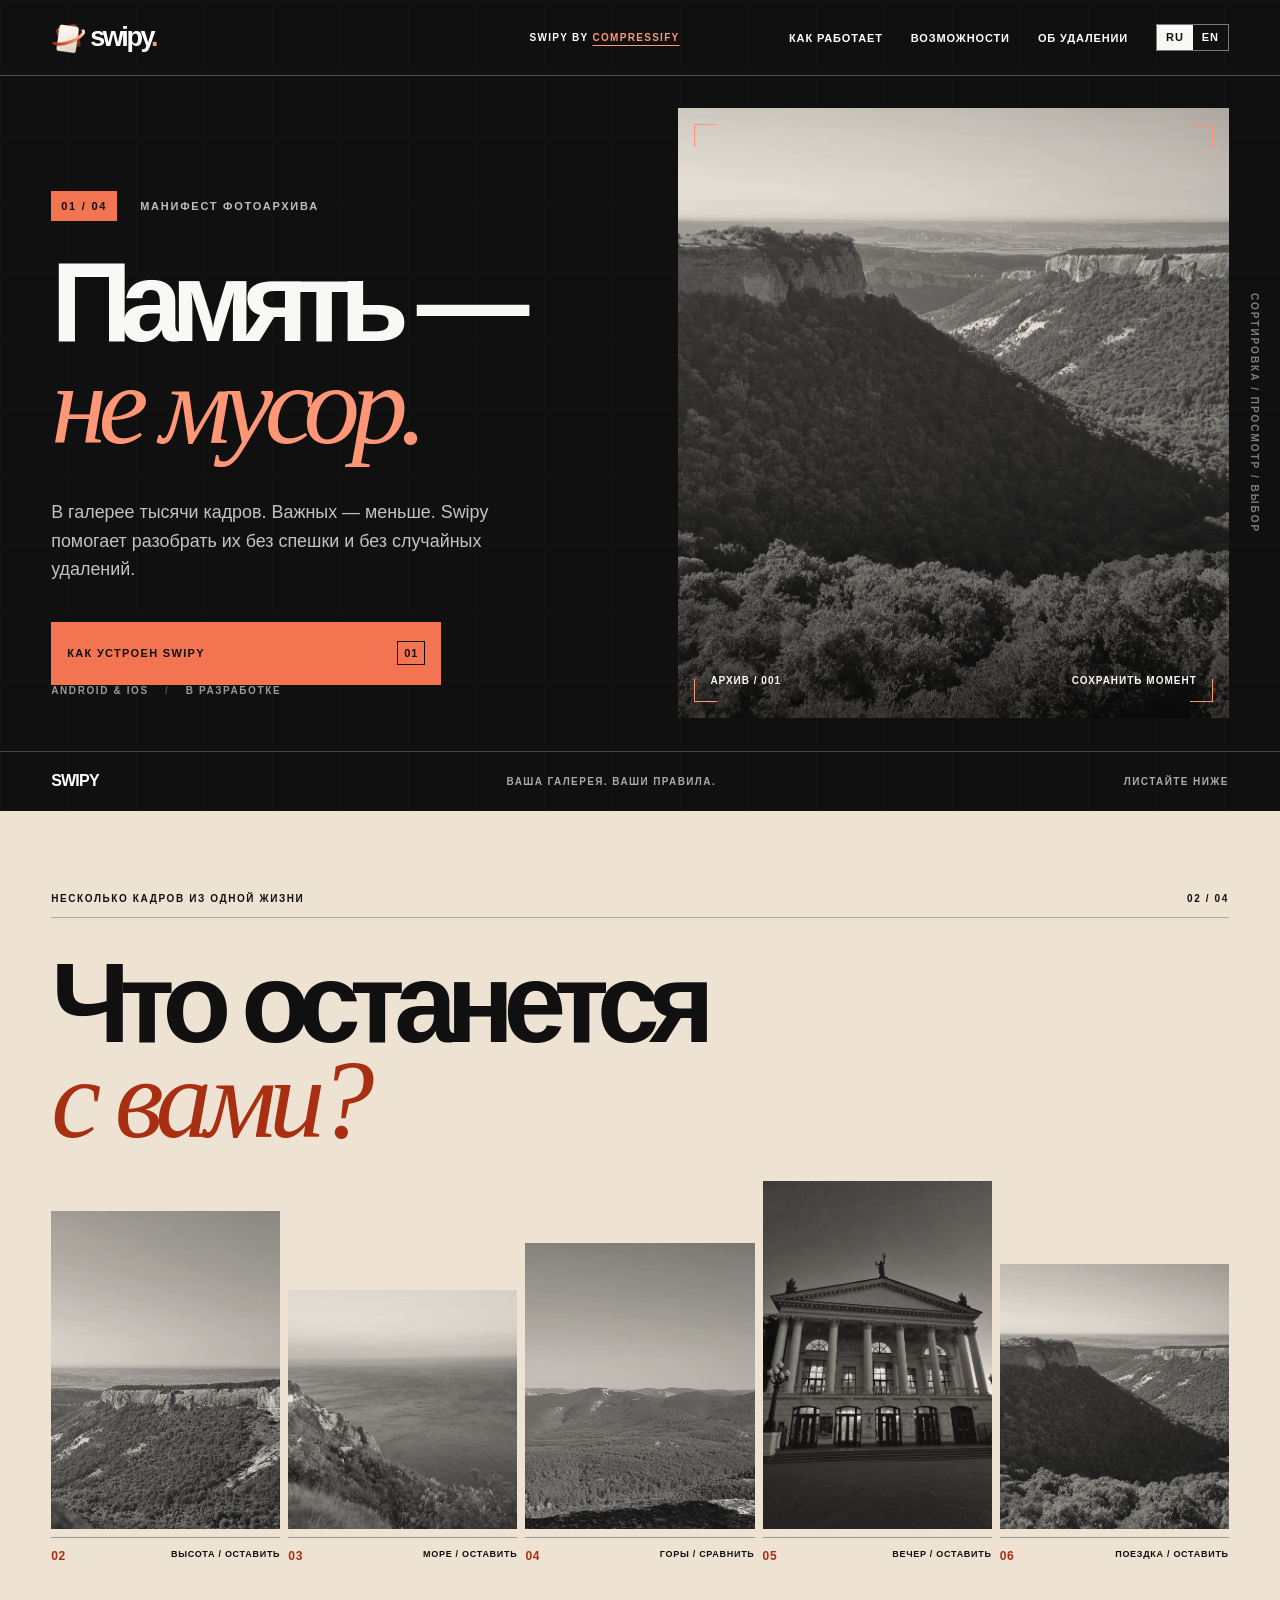
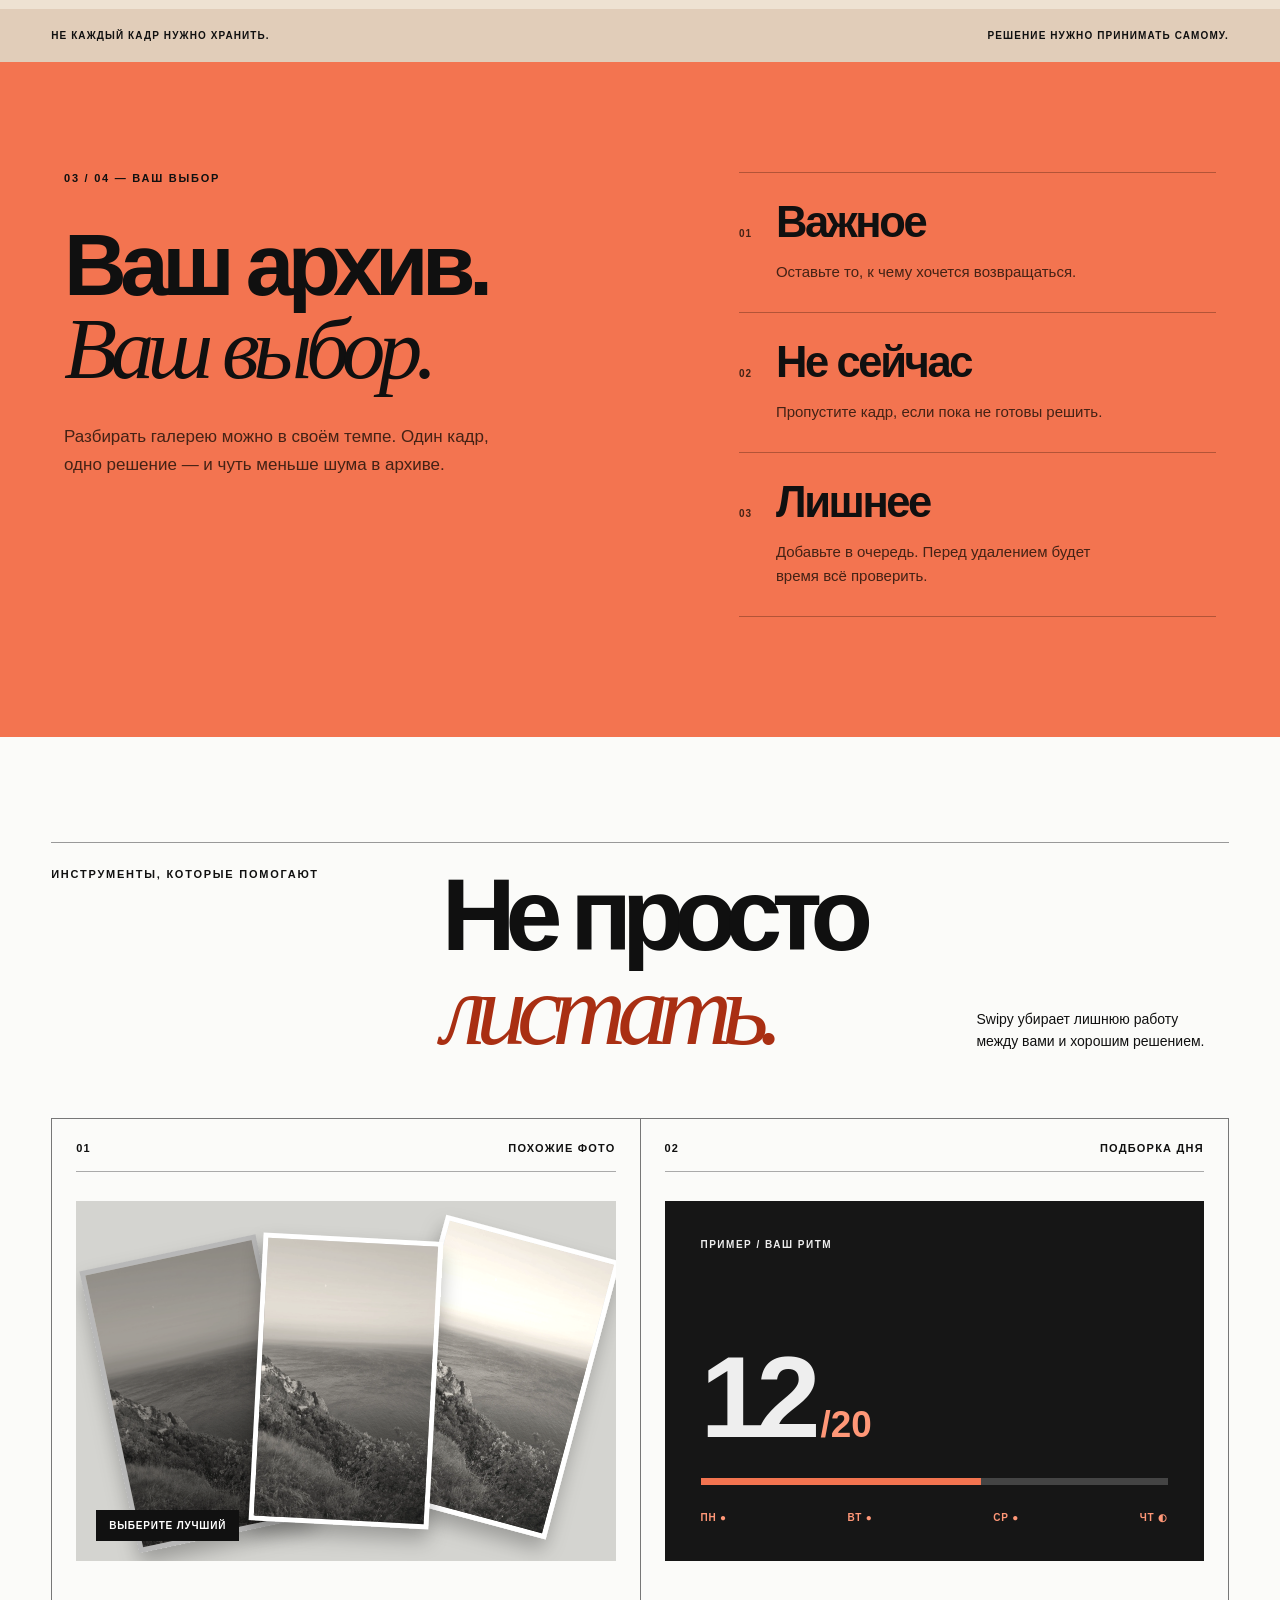
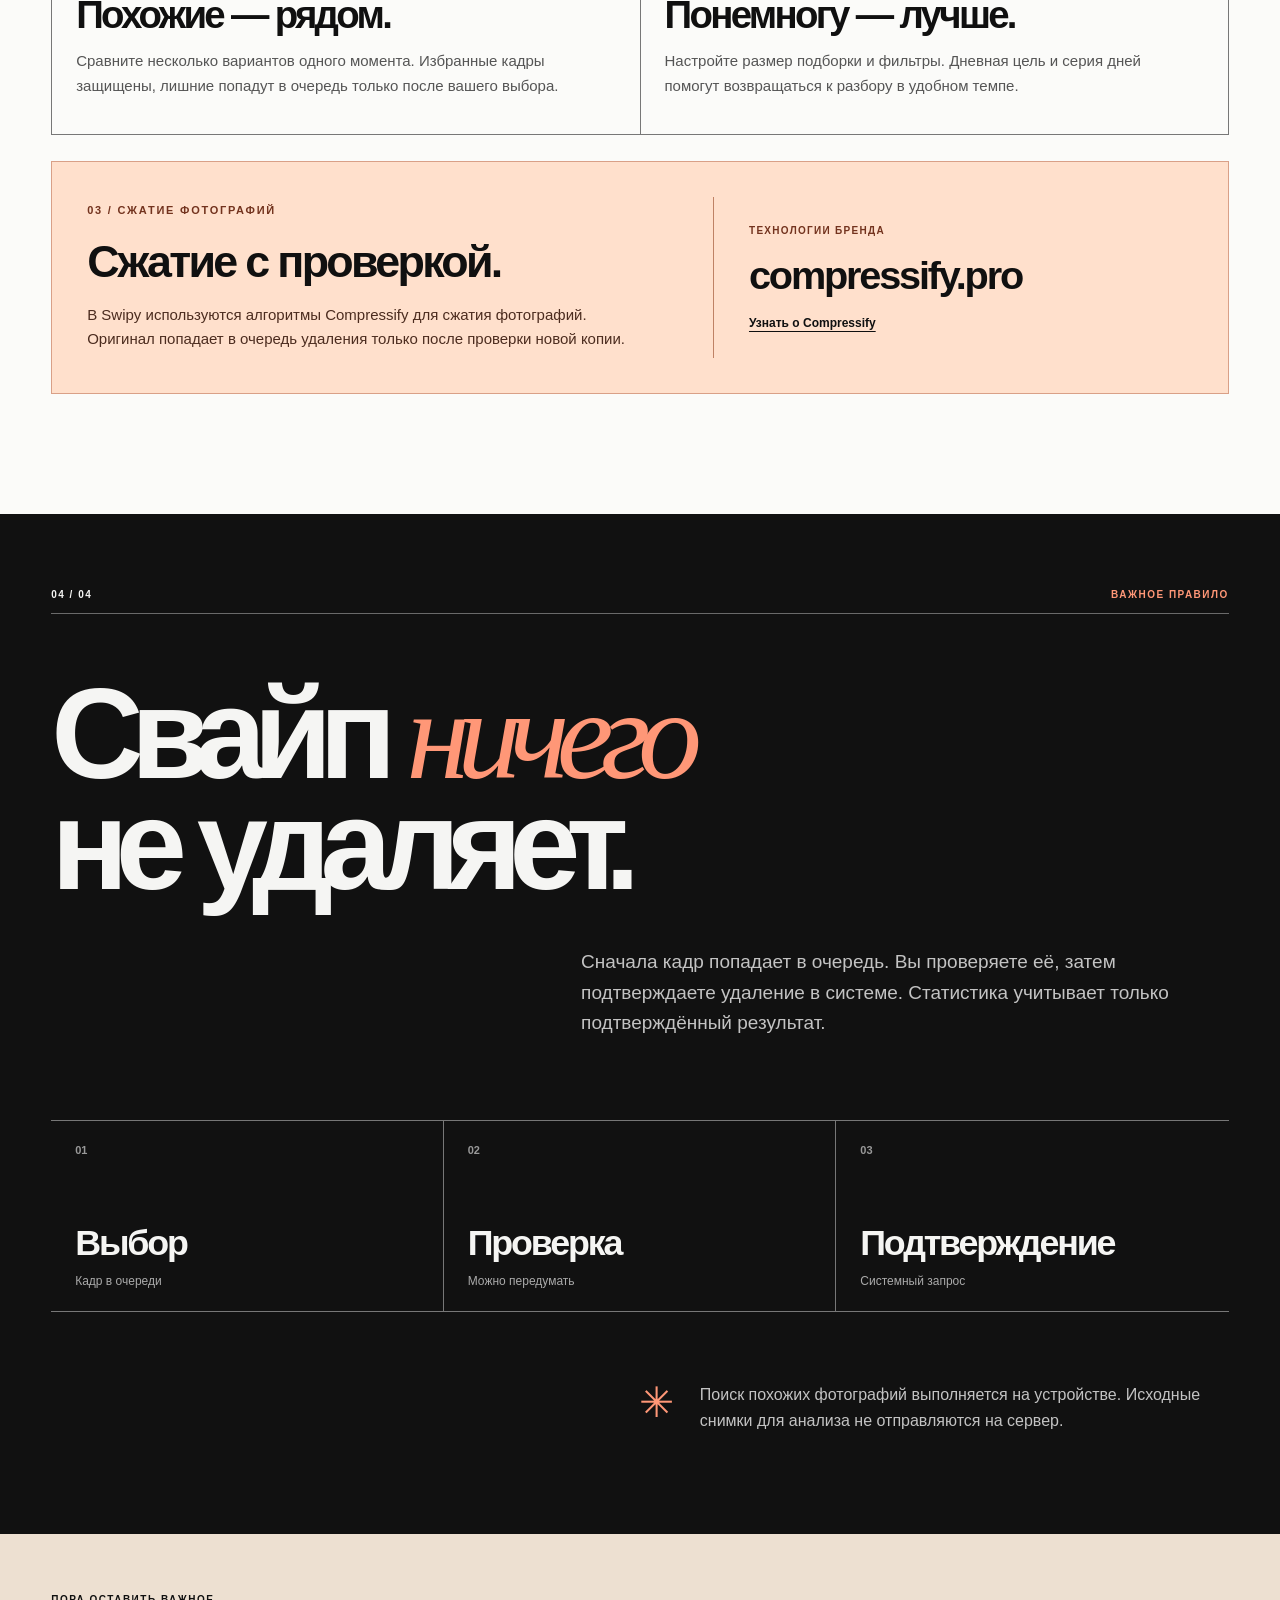
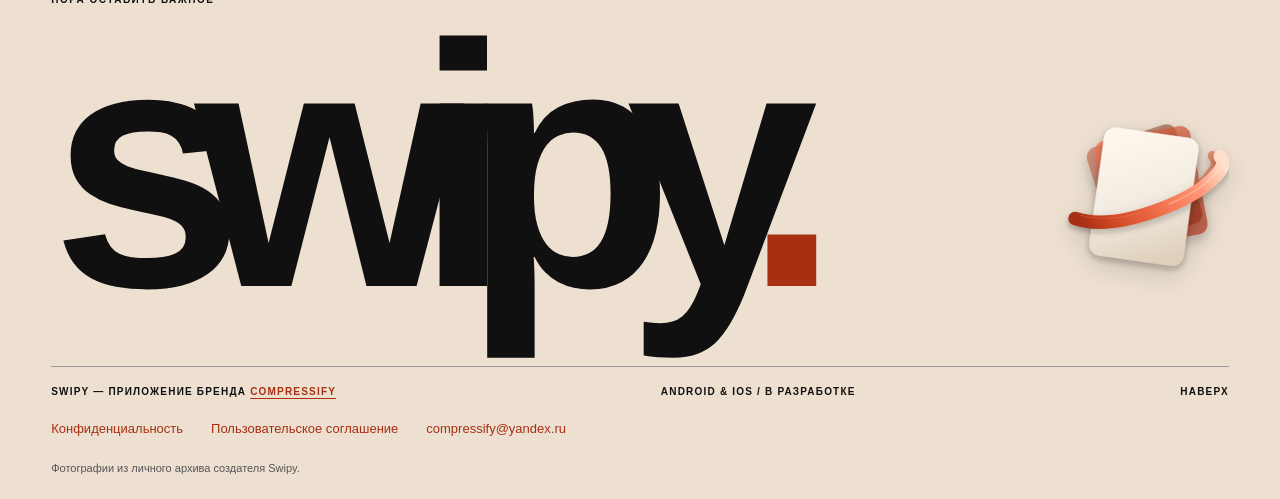
<file: index.html>
<!doctype html>
<html lang="ru">
<head>
  <meta charset="utf-8">
  <meta name="viewport" content="width=device-width, initial-scale=1">
  <meta name="theme-color" content="#101010">
  <title>Swipy — память не мусор. Разбор фотоархива без случайных удалений</title>
  <meta name="description" content="Swipy — спокойный способ разобрать фотоархив на Android и iOS. Выбирайте кадры, сравнивайте похожие фото и проверяйте очередь перед удалением.">
  <meta name="robots" content="index, follow, max-image-preview:large">
  <link rel="canonical" href="https://swipy.compressify.pro/">
  <link rel="alternate" hreflang="ru" href="https://swipy.compressify.pro/">
  <link rel="alternate" hreflang="en" href="https://swipy.compressify.pro/en/">
  <link rel="alternate" hreflang="x-default" href="https://swipy.compressify.pro/en/">
  <meta property="og:type" content="website">
  <meta property="og:site_name" content="Swipy">
  <meta property="og:title" content="Swipy — память не мусор">
  <meta property="og:description" content="Спокойный разбор фотоархива: выбирайте кадры, сравнивайте похожие и проверяйте очередь перед удалением.">
  <meta property="og:url" content="https://swipy.compressify.pro/">
  <meta property="og:locale" content="ru_RU">
  <meta property="og:locale:alternate" content="en_US">
  <meta property="og:image" content="https://swipy.compressify.pro/assets/og-ru.png">
  <meta property="og:image:type" content="image/png">
  <meta property="og:image:width" content="1200">
  <meta property="og:image:height" content="630">
  <meta property="og:image:alt" content="Swipy — память не мусор. Ущелье и лес в чёрно-белой обработке.">
  <meta name="twitter:card" content="summary_large_image">
  <meta name="twitter:title" content="Swipy — память не мусор">
  <meta name="twitter:description" content="Спокойный разбор фотоархива: выбирайте кадры, сравнивайте похожие и проверяйте очередь перед удалением.">
  <meta name="twitter:image" content="https://swipy.compressify.pro/assets/og-ru.png">
  <link rel="icon" type="image/svg+xml" href="assets/swipy-avatar.svg?v=coral">
  <link rel="apple-touch-icon" href="assets/apple-touch-icon.png">
  <link rel="preload" as="image" href="assets/frames/canyon.webp?v=mono" type="image/webp">
  <link rel="stylesheet" href="styles.css">
  <script type="application/ld+json">
  {
    "@context": "https://schema.org",
    "@type": "SoftwareApplication",
    "name": "Swipy",
    "description": "Приложение для спокойного разбора фотоархива: просмотр, поиск похожих фото, очередь удаления с проверкой и сжатие.",
    "url": "https://swipy.compressify.pro/",
    "image": "https://swipy.compressify.pro/assets/og-ru.png",
    "applicationCategory": "MultimediaApplication",
    "operatingSystem": "Android, iOS",
    "inLanguage": ["ru", "en"],
    "publisher": { "@type": "Organization", "name": "Compressify", "url": "https://compressify.pro" }
  }
  </script>
</head>
<body>
  <a class="skip-link" href="#main">К содержимому</a>
  <header class="site-header" id="top">
    <a class="brand" href="#top" aria-label="Swipy — наверх"><img src="assets/swipy-avatar.svg?v=coral" alt="" width="34" height="34"><span>swipy<span class="brand-period">.</span></span></a>
    <span class="header-center">SWIPY BY <a href="https://compressify.pro">COMPRESSIFY</a></span>
    <div class="header-right"><nav class="header-nav" aria-label="Навигация"><a href="#approach">Как работает</a><a href="#story">Возможности</a><a href="#safety">Об удалении</a></nav><div class="lang-switch" role="group" aria-label="Язык"><span aria-current="true" lang="ru">RU</span><a href="en/" hreflang="en" lang="en" aria-label="English version">EN</a></div></div>
  </header>

  <main id="main">
    <section class="hero" aria-labelledby="hero-title">
      <div class="hero-grid">
        <div class="hero-copy">
          <p class="eyebrow"><span class="eyebrow-index">01 / 04</span> МАНИФЕСТ ФОТОАРХИВА</p>
          <h1 id="hero-title">Память —<br><span>не мусор.</span></h1>
          <p class="hero-intro">В галерее тысячи кадров. Важных — меньше. Swipy помогает разобрать их без спешки и без случайных удалений.</p>
          <a class="hero-link" href="#approach"><span>КАК УСТРОЕН SWIPY</span><span class="link-marker" aria-hidden="true">01</span></a>
          <p class="hero-availability">ANDROID & IOS <span aria-hidden="true">/</span> В РАЗРАБОТКЕ</p>
        </div>
        <div class="hero-image-wrap">
          <img class="hero-image" fetchpriority="high" src="assets/frames/canyon.webp?v=mono" alt="Ущелье и лес из личного фотоархива">
          <span class="image-corner corner-tl" aria-hidden="true"></span><span class="image-corner corner-tr" aria-hidden="true"></span><span class="image-corner corner-bl" aria-hidden="true"></span><span class="image-corner corner-br" aria-hidden="true"></span>
          <div class="hero-image-caption"><span>АРХИВ / 001</span><span>СОХРАНИТЬ МОМЕНТ</span></div>
        </div>
        <div class="hero-side" aria-hidden="true">СОРТИРОВКА / ПРОСМОТР / ВЫБОР</div>
      </div>
      <div class="hero-bottom"><span>SWIPY</span><span>ВАША ГАЛЕРЕЯ. ВАШИ ПРАВИЛА.</span><span>ЛИСТАЙТЕ НИЖЕ</span></div>
    </section>

    <section class="contact-section" aria-labelledby="contact-title">
      <div class="section-rail"><span>НЕСКОЛЬКО КАДРОВ ИЗ ОДНОЙ ЖИЗНИ</span><span>02 / 04</span></div>
      <h2 class="contact-title" id="contact-title">Что останется<br><em>с вами?</em></h2>
      <div class="contact-strip" aria-label="Примеры фотографий">
        <figure class="contact-frame frame-a"><img loading="lazy" src="assets/frames/cliff.webp?v=mono" alt="Вид на долину рядом со скалой"><figcaption><b>02</b><span>ВЫСОТА / ОСТАВИТЬ</span></figcaption></figure>
        <figure class="contact-frame frame-b"><img loading="lazy" src="assets/frames/coast.webp?v=mono" alt="Море и луна на закате"><figcaption><b>03</b><span>МОРЕ / ОСТАВИТЬ</span></figcaption></figure>
        <figure class="contact-frame frame-c"><img loading="lazy" src="assets/frames/ridge.webp?v=mono" alt="Панорама гор и леса"><figcaption><b>04</b><span>ГОРЫ / СРАВНИТЬ</span></figcaption></figure>
        <figure class="contact-frame frame-d"><img loading="lazy" src="assets/frames/theater.webp?v=mono-empty" alt="Здание театра вечером"><figcaption><b>05</b><span>ВЕЧЕР / ОСТАВИТЬ</span></figcaption></figure>
        <figure class="contact-frame frame-e"><img loading="lazy" src="assets/frames/canyon.webp?v=mono" alt="Ущелье и зелёный лес"><figcaption><b>06</b><span>ПОЕЗДКА / ОСТАВИТЬ</span></figcaption></figure>
      </div>
      <div class="contact-end"><span>НЕ КАЖДЫЙ КАДР НУЖНО ХРАНИТЬ.</span><span>РЕШЕНИЕ НУЖНО ПРИНИМАТЬ САМОМУ.</span></div>
    </section>

    <section class="approach-section" id="approach" aria-labelledby="approach-title">
      <div class="approach-intro">
        <p class="chapter-label">03 / 04 — ВАШ ВЫБОР</p>
        <h2 id="approach-title">Ваш архив.<br><em>Ваш выбор.</em></h2>
        <p>Разбирать галерею можно в своём темпе. Один кадр, одно решение — и чуть меньше шума в архиве.</p>
      </div>
      <dl class="approach-decisions">
        <div><dt><span aria-hidden="true">01</span>Важное</dt><dd>Оставьте то, к чему хочется возвращаться.</dd></div>
        <div><dt><span aria-hidden="true">02</span>Не сейчас</dt><dd>Пропустите кадр, если пока не готовы решить.</dd></div>
        <div><dt><span aria-hidden="true">03</span>Лишнее</dt><dd>Добавьте в очередь. Перед удалением будет время всё проверить.</dd></div>
      </dl>
    </section>

    <section class="story-section" id="story" aria-labelledby="story-title">
      <div class="story-heading"><p class="chapter-label">ИНСТРУМЕНТЫ, КОТОРЫЕ ПОМОГАЮТ</p><h2 id="story-title">Не просто<br><i>листать.</i></h2><p>Swipy убирает лишнюю работу между вами и хорошим решением.</p></div>
      <div class="story-panels">
        <article class="story-panel panel-similar"><div class="panel-label"><span>01</span><span>ПОХОЖИЕ ФОТО</span></div><div class="similar-visual" aria-hidden="true"><img loading="lazy" src="assets/frames/coast.webp?v=mono" alt=""><img loading="lazy" src="assets/frames/coast.webp?v=mono" alt=""><img loading="lazy" src="assets/frames/coast.webp?v=mono" alt=""><span>ВЫБЕРИТЕ ЛУЧШИЙ</span></div><h3>Похожие — рядом.</h3><p>Сравните несколько вариантов одного момента. Избранные кадры защищены, лишние попадут в очередь только после вашего выбора.</p></article>
        <article class="story-panel panel-daily"><div class="panel-label"><span>02</span><span>ПОДБОРКА ДНЯ</span></div><div class="daily-visual" aria-hidden="true"><span class="daily-overline">ПРИМЕР / ВАШ РИТМ</span><strong><span class="daily-current">12</span><span class="daily-goal">/20</span></strong><div class="daily-rule"><i></i></div><div class="daily-days"><span>ПН ●</span><span>ВТ ●</span><span>СР ●</span><span>ЧТ ◐</span></div></div><h3>Понемногу — лучше.</h3><p>Настройте размер подборки и фильтры. Дневная цель и серия дней помогут возвращаться к разбору в удобном темпе.</p></article>
      </div>
      <article class="compression-note" aria-labelledby="compression-title">
        <div>
          <p class="chapter-label">03 / СЖАТИЕ ФОТОГРАФИЙ</p>
          <h3 id="compression-title">Сжатие с проверкой.</h3>
          <p class="compression-copy">В Swipy используются алгоритмы Compressify для сжатия фотографий. Оригинал попадает в очередь удаления только после проверки новой копии.</p>
        </div>
        <a class="compressify-link" href="https://compressify.pro"><span>ТЕХНОЛОГИИ БРЕНДА</span><strong>compressify.pro</strong><span>Узнать о Compressify</span></a>
      </article>
    </section>

    <section class="safety-section" id="safety" aria-labelledby="safety-title"><div class="safety-top"><span>04 / 04</span><span>ВАЖНОЕ ПРАВИЛО</span></div><h2 id="safety-title">Свайп <em>ничего</em><br>не удаляет.</h2><p class="safety-intro">Сначала кадр попадает в очередь. Вы проверяете её, затем подтверждаете удаление в системе. Статистика учитывает только подтверждённый результат.</p><div class="safety-flow" aria-label="Этапы удаления"><div><b>01</b><strong>Выбор</strong><span>Кадр в очереди</span></div><div><b>02</b><strong>Проверка</strong><span>Можно передумать</span></div><div><b>03</b><strong>Подтверждение</strong><span>Системный запрос</span></div></div><div class="privacy-note"><span aria-hidden="true">✳</span><p>Поиск похожих фотографий выполняется на устройстве. Исходные снимки для анализа не отправляются на сервер.</p></div></section>
  </main>

  <footer class="site-footer">
    <div class="footer-top"><div><span>ПОРА ОСТАВИТЬ ВАЖНОЕ</span><h2>swipy<span>.</span></h2></div><img src="assets/swipy-avatar.svg?v=coral" alt="Знак Swipy" width="160" height="160"></div>
    <div class="footer-bottom"><span>SWIPY — ПРИЛОЖЕНИЕ БРЕНДА <a href="https://compressify.pro">COMPRESSIFY</a></span><span>ANDROID & IOS / В РАЗРАБОТКЕ</span><a href="#top">НАВЕРХ</a></div>
    <nav class="legal-links" aria-label="Документы и поддержка"><a href="privacy">Конфиденциальность</a><a href="terms">Пользовательское соглашение</a><a href="mailto:compressify@yandex.ru">compressify@yandex.ru</a></nav>
    <p class="photo-credit">Фотографии из личного архива создателя Swipy.</p>
  </footer>
</body>
</html>
</file>
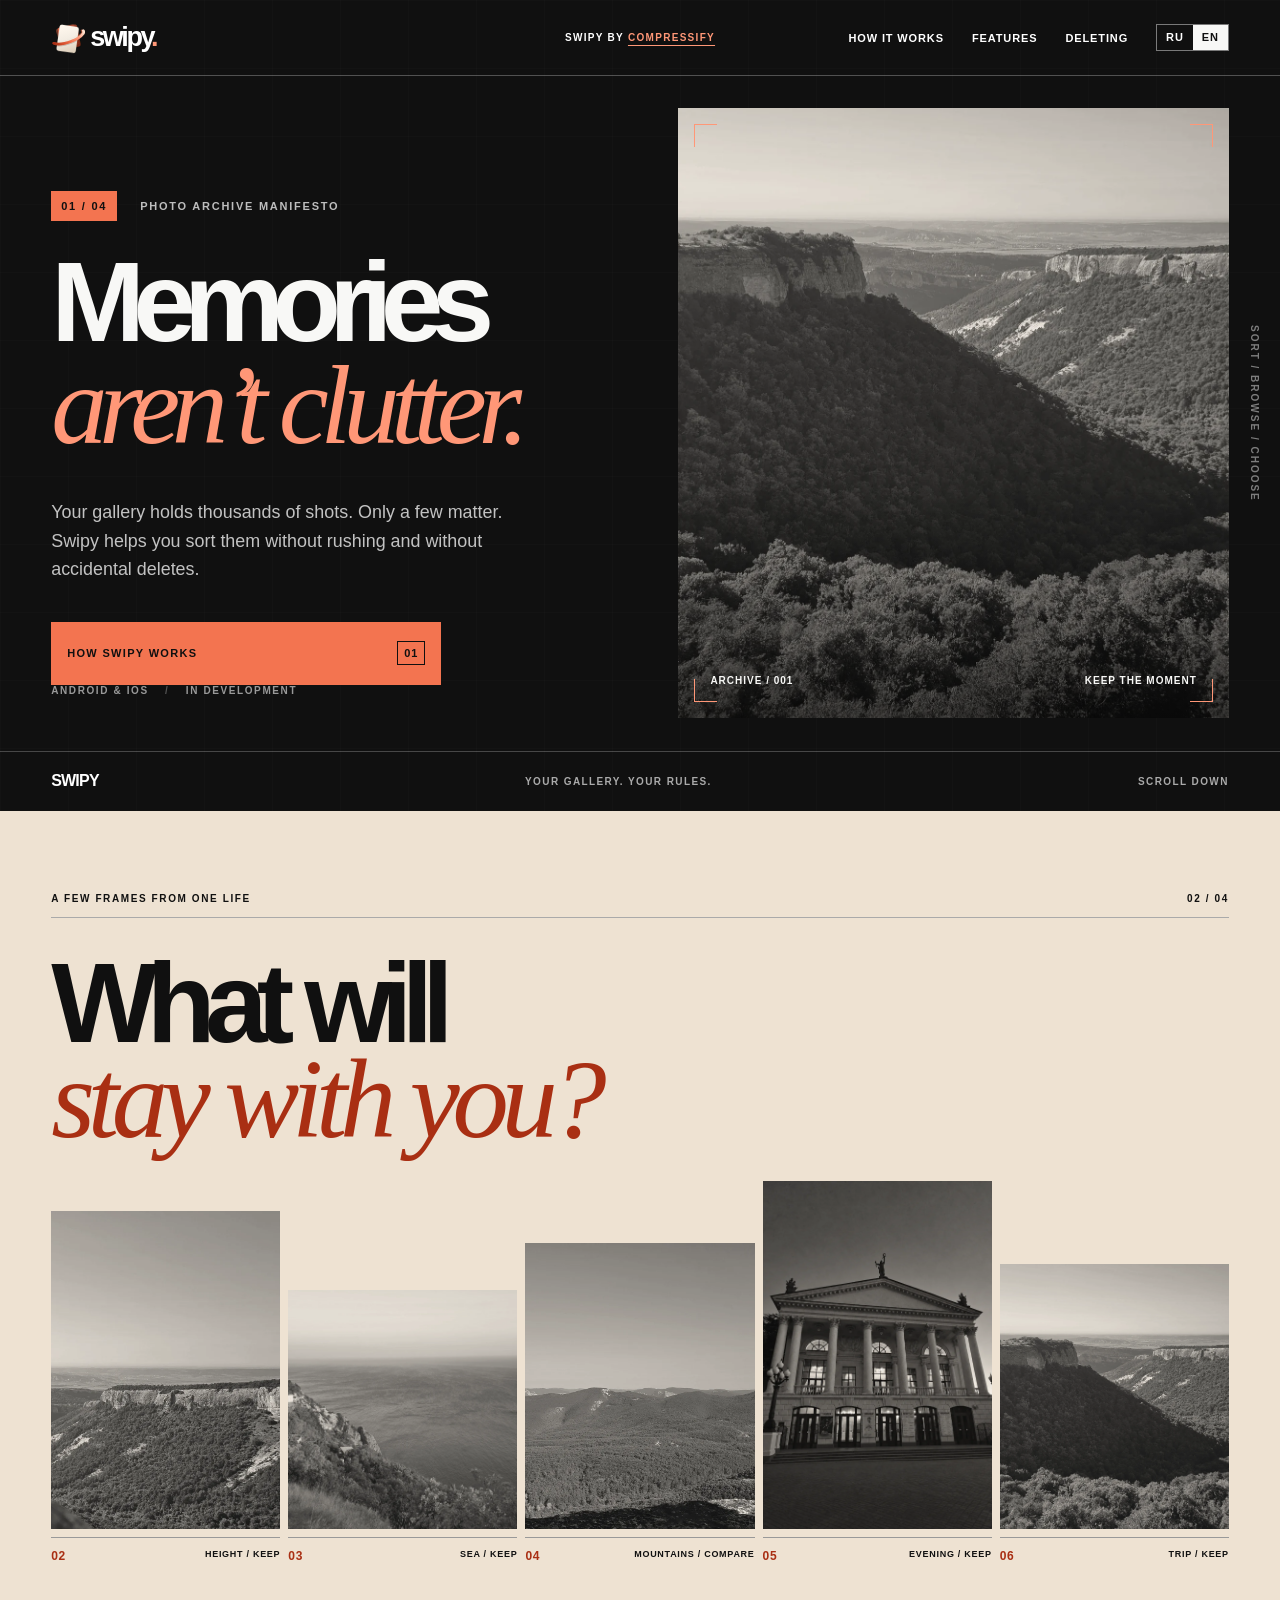
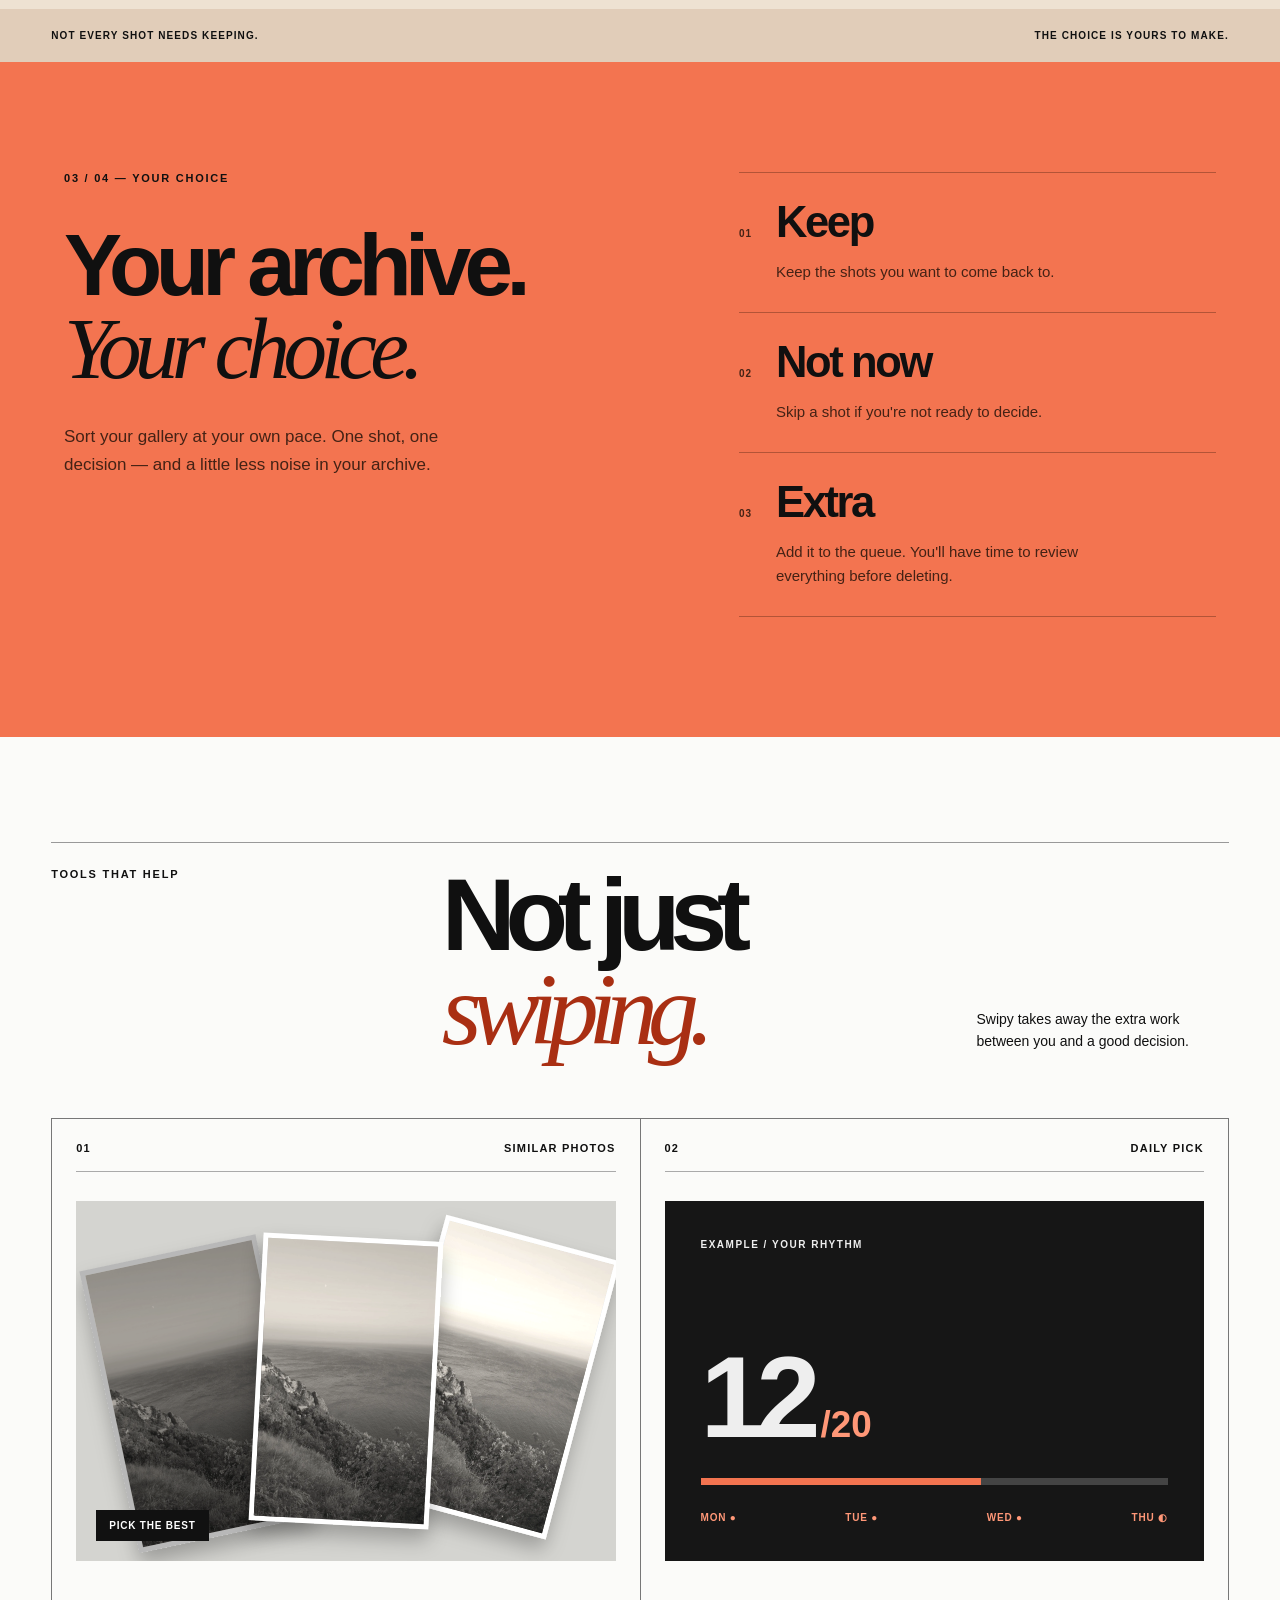
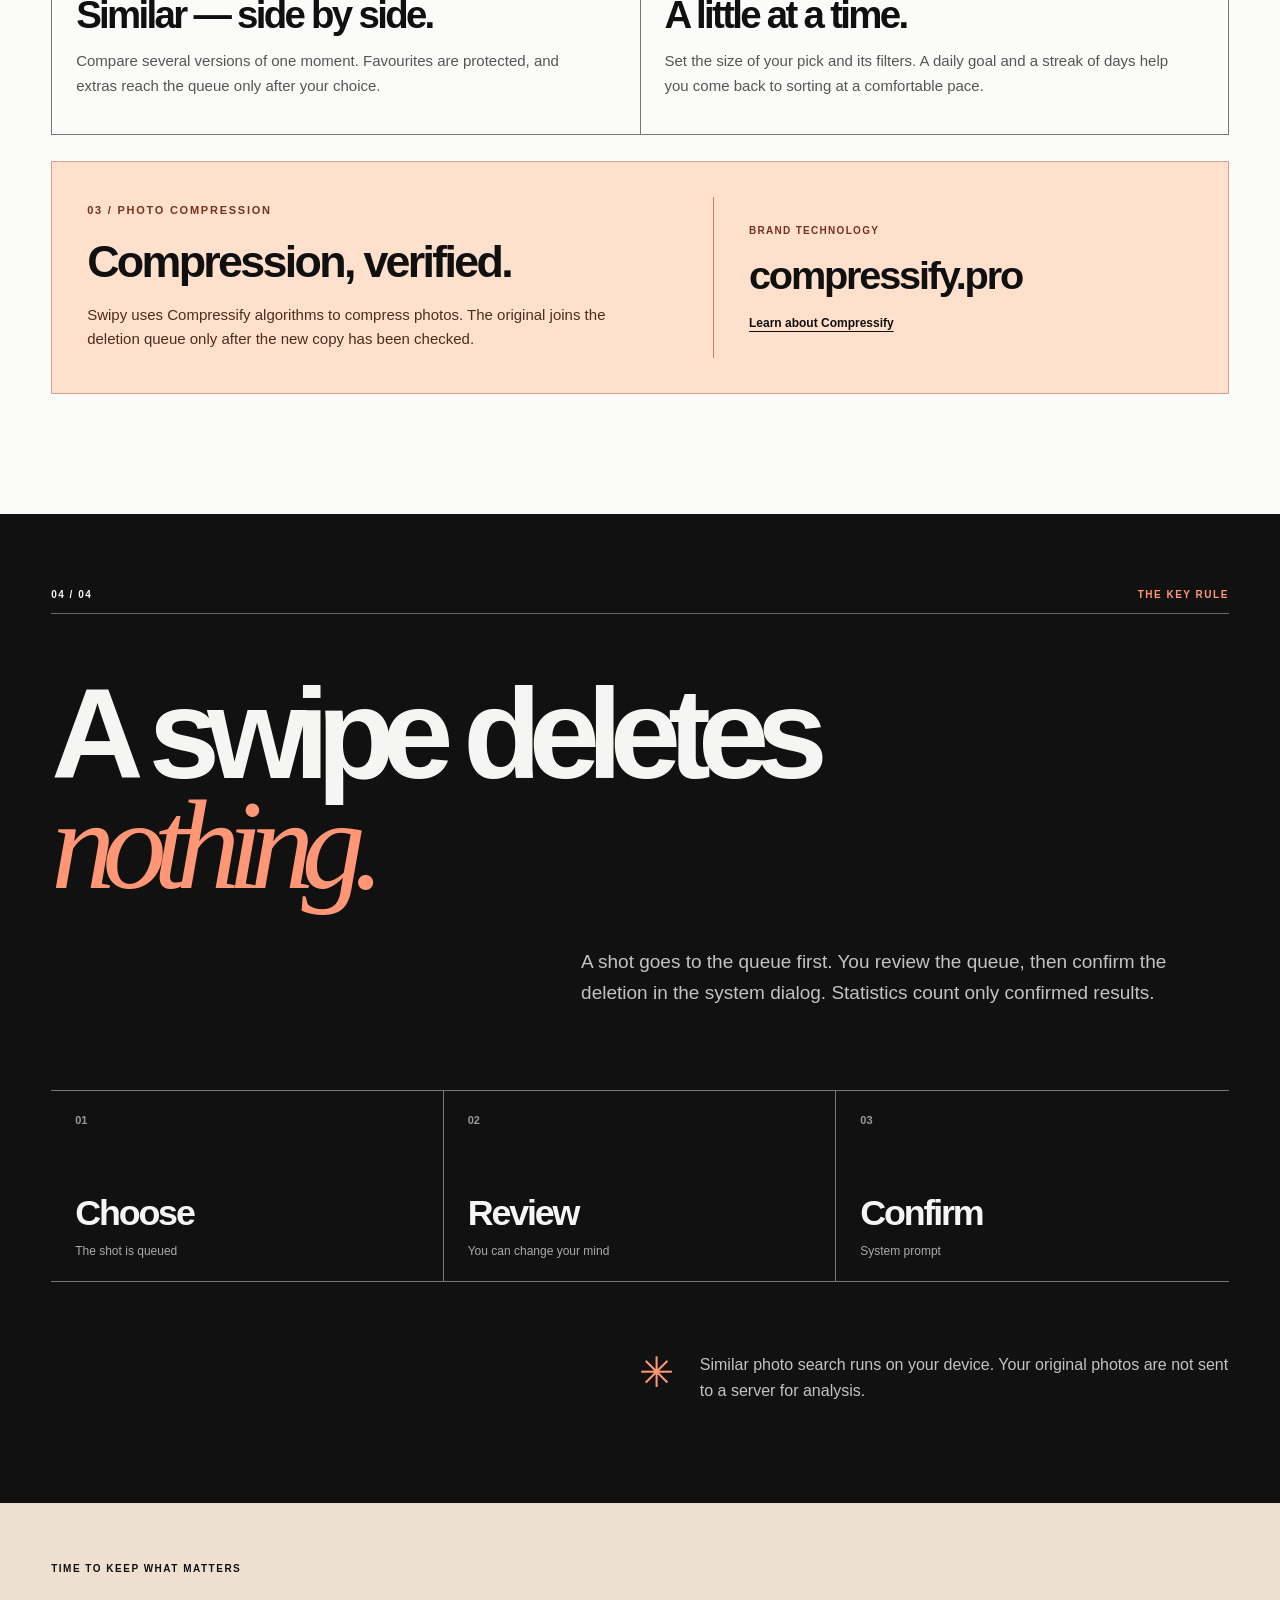
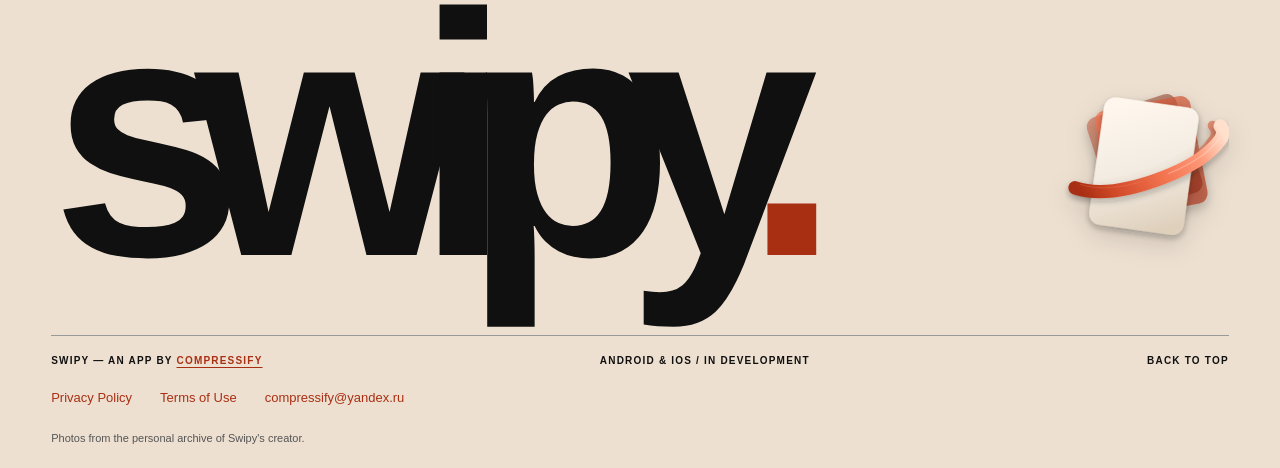
<file: en/index.html>
<!doctype html>
<html lang="en">
<head>
  <meta charset="utf-8">
  <meta name="viewport" content="width=device-width, initial-scale=1">
  <meta name="theme-color" content="#101010">
  <title>Swipy — Memories Aren't Clutter. Photo Cleanup Without Accidental Deletes</title>
  <meta name="description" content="Swipy is a calm way to sort your photo archive on Android and iOS. Pick the shots to keep, compare similar photos and review the queue before anything is deleted.">
  <meta name="robots" content="index, follow, max-image-preview:large">
  <link rel="canonical" href="https://swipy.compressify.pro/en/">
  <link rel="alternate" hreflang="ru" href="https://swipy.compressify.pro/">
  <link rel="alternate" hreflang="en" href="https://swipy.compressify.pro/en/">
  <link rel="alternate" hreflang="x-default" href="https://swipy.compressify.pro/en/">
  <meta property="og:type" content="website">
  <meta property="og:site_name" content="Swipy">
  <meta property="og:title" content="Swipy — Memories Aren't Clutter">
  <meta property="og:description" content="A calm way to sort your photo archive: pick the shots to keep, compare similar ones and review the queue before anything is deleted.">
  <meta property="og:url" content="https://swipy.compressify.pro/en/">
  <meta property="og:locale" content="en_US">
  <meta property="og:locale:alternate" content="ru_RU">
  <meta property="og:image" content="https://swipy.compressify.pro/assets/og-en.png">
  <meta property="og:image:type" content="image/png">
  <meta property="og:image:width" content="1200">
  <meta property="og:image:height" content="630">
  <meta property="og:image:alt" content="Swipy — memories aren't clutter. A canyon and forest in black and white.">
  <meta name="twitter:card" content="summary_large_image">
  <meta name="twitter:title" content="Swipy — Memories Aren't Clutter">
  <meta name="twitter:description" content="A calm way to sort your photo archive: pick the shots to keep, compare similar ones and review the queue before anything is deleted.">
  <meta name="twitter:image" content="https://swipy.compressify.pro/assets/og-en.png">
  <link rel="icon" type="image/svg+xml" href="../assets/swipy-avatar.svg?v=coral">
  <link rel="apple-touch-icon" href="../assets/apple-touch-icon.png">
  <link rel="preload" as="image" href="../assets/frames/canyon.webp?v=mono" type="image/webp">
  <link rel="stylesheet" href="../styles.css">
  <script type="application/ld+json">
  {
    "@context": "https://schema.org",
    "@type": "SoftwareApplication",
    "name": "Swipy",
    "description": "An app for calmly sorting your photo archive: browsing, similar photo search, a deletion queue you review first, and compression.",
    "url": "https://swipy.compressify.pro/en/",
    "image": "https://swipy.compressify.pro/assets/og-en.png",
    "applicationCategory": "MultimediaApplication",
    "operatingSystem": "Android, iOS",
    "inLanguage": ["en", "ru"],
    "publisher": { "@type": "Organization", "name": "Compressify", "url": "https://compressify.pro" }
  }
  </script>
</head>
<body>
  <a class="skip-link" href="#main">Skip to content</a>
  <header class="site-header" id="top">
    <a class="brand" href="#top" aria-label="Swipy — back to top"><img src="../assets/swipy-avatar.svg?v=coral" alt="" width="34" height="34"><span>swipy<span class="brand-period">.</span></span></a>
    <span class="header-center">SWIPY BY <a href="https://compressify.pro">COMPRESSIFY</a></span>
    <div class="header-right"><nav class="header-nav" aria-label="Navigation"><a href="#approach">How it works</a><a href="#story">Features</a><a href="#safety">Deleting</a></nav><div class="lang-switch" role="group" aria-label="Language"><a href="../" hreflang="ru" lang="ru" aria-label="Русская версия">RU</a><span aria-current="true" lang="en">EN</span></div></div>
  </header>

  <main id="main">
    <section class="hero" aria-labelledby="hero-title">
      <div class="hero-grid">
        <div class="hero-copy">
          <p class="eyebrow"><span class="eyebrow-index">01 / 04</span> PHOTO ARCHIVE MANIFESTO</p>
          <h1 id="hero-title">Memories<br><span>aren’t clutter.</span></h1>
          <p class="hero-intro">Your gallery holds thousands of shots. Only a few matter. Swipy helps you sort them without rushing and without accidental deletes.</p>
          <a class="hero-link" href="#approach"><span>HOW SWIPY WORKS</span><span class="link-marker" aria-hidden="true">01</span></a>
          <p class="hero-availability">ANDROID & IOS <span aria-hidden="true">/</span> IN DEVELOPMENT</p>
        </div>
        <div class="hero-image-wrap">
          <img class="hero-image" fetchpriority="high" src="../assets/frames/canyon.webp?v=mono" alt="A canyon and forest from a personal photo archive">
          <span class="image-corner corner-tl" aria-hidden="true"></span><span class="image-corner corner-tr" aria-hidden="true"></span><span class="image-corner corner-bl" aria-hidden="true"></span><span class="image-corner corner-br" aria-hidden="true"></span>
          <div class="hero-image-caption"><span>ARCHIVE / 001</span><span>KEEP THE MOMENT</span></div>
        </div>
        <div class="hero-side" aria-hidden="true">SORT / BROWSE / CHOOSE</div>
      </div>
      <div class="hero-bottom"><span>SWIPY</span><span>YOUR GALLERY. YOUR RULES.</span><span>SCROLL DOWN</span></div>
    </section>

    <section class="contact-section" aria-labelledby="contact-title">
      <div class="section-rail"><span>A FEW FRAMES FROM ONE LIFE</span><span>02 / 04</span></div>
      <h2 class="contact-title" id="contact-title">What will<br><em>stay with you?</em></h2>
      <div class="contact-strip" aria-label="Sample photos">
        <figure class="contact-frame frame-a"><img loading="lazy" src="../assets/frames/cliff.webp?v=mono" alt="A valley view beside a cliff"><figcaption><b>02</b><span>HEIGHT / KEEP</span></figcaption></figure>
        <figure class="contact-frame frame-b"><img loading="lazy" src="../assets/frames/coast.webp?v=mono" alt="The sea and the moon at sunset"><figcaption><b>03</b><span>SEA / KEEP</span></figcaption></figure>
        <figure class="contact-frame frame-c"><img loading="lazy" src="../assets/frames/ridge.webp?v=mono" alt="A panorama of mountains and forest"><figcaption><b>04</b><span>MOUNTAINS / COMPARE</span></figcaption></figure>
        <figure class="contact-frame frame-d"><img loading="lazy" src="../assets/frames/theater.webp?v=mono-empty" alt="A theatre building in the evening"><figcaption><b>05</b><span>EVENING / KEEP</span></figcaption></figure>
        <figure class="contact-frame frame-e"><img loading="lazy" src="../assets/frames/canyon.webp?v=mono" alt="A canyon and green forest"><figcaption><b>06</b><span>TRIP / KEEP</span></figcaption></figure>
      </div>
      <div class="contact-end"><span>NOT EVERY SHOT NEEDS KEEPING.</span><span>THE CHOICE IS YOURS TO MAKE.</span></div>
    </section>

    <section class="approach-section" id="approach" aria-labelledby="approach-title">
      <div class="approach-intro">
        <p class="chapter-label">03 / 04 — YOUR CHOICE</p>
        <h2 id="approach-title">Your archive.<br><em>Your choice.</em></h2>
        <p>Sort your gallery at your own pace. One shot, one decision — and a little less noise in your archive.</p>
      </div>
      <dl class="approach-decisions">
        <div><dt><span aria-hidden="true">01</span>Keep</dt><dd>Keep the shots you want to come back to.</dd></div>
        <div><dt><span aria-hidden="true">02</span>Not now</dt><dd>Skip a shot if you're not ready to decide.</dd></div>
        <div><dt><span aria-hidden="true">03</span>Extra</dt><dd>Add it to the queue. You'll have time to review everything before deleting.</dd></div>
      </dl>
    </section>

    <section class="story-section" id="story" aria-labelledby="story-title">
      <div class="story-heading"><p class="chapter-label">TOOLS THAT HELP</p><h2 id="story-title">Not just<br><i>swiping.</i></h2><p>Swipy takes away the extra work between you and a good decision.</p></div>
      <div class="story-panels">
        <article class="story-panel panel-similar"><div class="panel-label"><span>01</span><span>SIMILAR PHOTOS</span></div><div class="similar-visual" aria-hidden="true"><img loading="lazy" src="../assets/frames/coast.webp?v=mono" alt=""><img loading="lazy" src="../assets/frames/coast.webp?v=mono" alt=""><img loading="lazy" src="../assets/frames/coast.webp?v=mono" alt=""><span>PICK THE BEST</span></div><h3>Similar — side by side.</h3><p>Compare several versions of one moment. Favourites are protected, and extras reach the queue only after your choice.</p></article>
        <article class="story-panel panel-daily"><div class="panel-label"><span>02</span><span>DAILY PICK</span></div><div class="daily-visual" aria-hidden="true"><span class="daily-overline">EXAMPLE / YOUR RHYTHM</span><strong><span class="daily-current">12</span><span class="daily-goal">/20</span></strong><div class="daily-rule"><i></i></div><div class="daily-days"><span>MON ●</span><span>TUE ●</span><span>WED ●</span><span>THU ◐</span></div></div><h3>A little at a time.</h3><p>Set the size of your pick and its filters. A daily goal and a streak of days help you come back to sorting at a comfortable pace.</p></article>
      </div>
      <article class="compression-note" aria-labelledby="compression-title">
        <div>
          <p class="chapter-label">03 / PHOTO COMPRESSION</p>
          <h3 id="compression-title">Compression, verified.</h3>
          <p class="compression-copy">Swipy uses Compressify algorithms to compress photos. The original joins the deletion queue only after the new copy has been checked.</p>
        </div>
        <a class="compressify-link" href="https://compressify.pro"><span>BRAND TECHNOLOGY</span><strong>compressify.pro</strong><span>Learn about Compressify</span></a>
      </article>
    </section>

    <section class="safety-section" id="safety" aria-labelledby="safety-title"><div class="safety-top"><span>04 / 04</span><span>THE KEY RULE</span></div><h2 id="safety-title">A swipe deletes<br><em>nothing.</em></h2><p class="safety-intro">A shot goes to the queue first. You review the queue, then confirm the deletion in the system dialog. Statistics count only confirmed results.</p><div class="safety-flow" aria-label="Deletion steps"><div><b>01</b><strong>Choose</strong><span>The shot is queued</span></div><div><b>02</b><strong>Review</strong><span>You can change your mind</span></div><div><b>03</b><strong>Confirm</strong><span>System prompt</span></div></div><div class="privacy-note"><span aria-hidden="true">✳</span><p>Similar photo search runs on your device. Your original photos are not sent to a server for analysis.</p></div></section>
  </main>

  <footer class="site-footer">
    <div class="footer-top"><div><span>TIME TO KEEP WHAT MATTERS</span><h2>swipy<span>.</span></h2></div><img src="../assets/swipy-avatar.svg?v=coral" alt="Swipy logo" width="160" height="160"></div>
    <div class="footer-bottom"><span>SWIPY — AN APP BY <a href="https://compressify.pro">COMPRESSIFY</a></span><span>ANDROID & IOS / IN DEVELOPMENT</span><a href="#top">BACK TO TOP</a></div>
    <nav class="legal-links" aria-label="Documents and support"><a href="privacy">Privacy Policy</a><a href="terms">Terms of Use</a><a href="mailto:compressify@yandex.ru">compressify@yandex.ru</a></nav>
    <p class="photo-credit">Photos from the personal archive of Swipy's creator.</p>
  </footer>
</body>
</html>
</file>
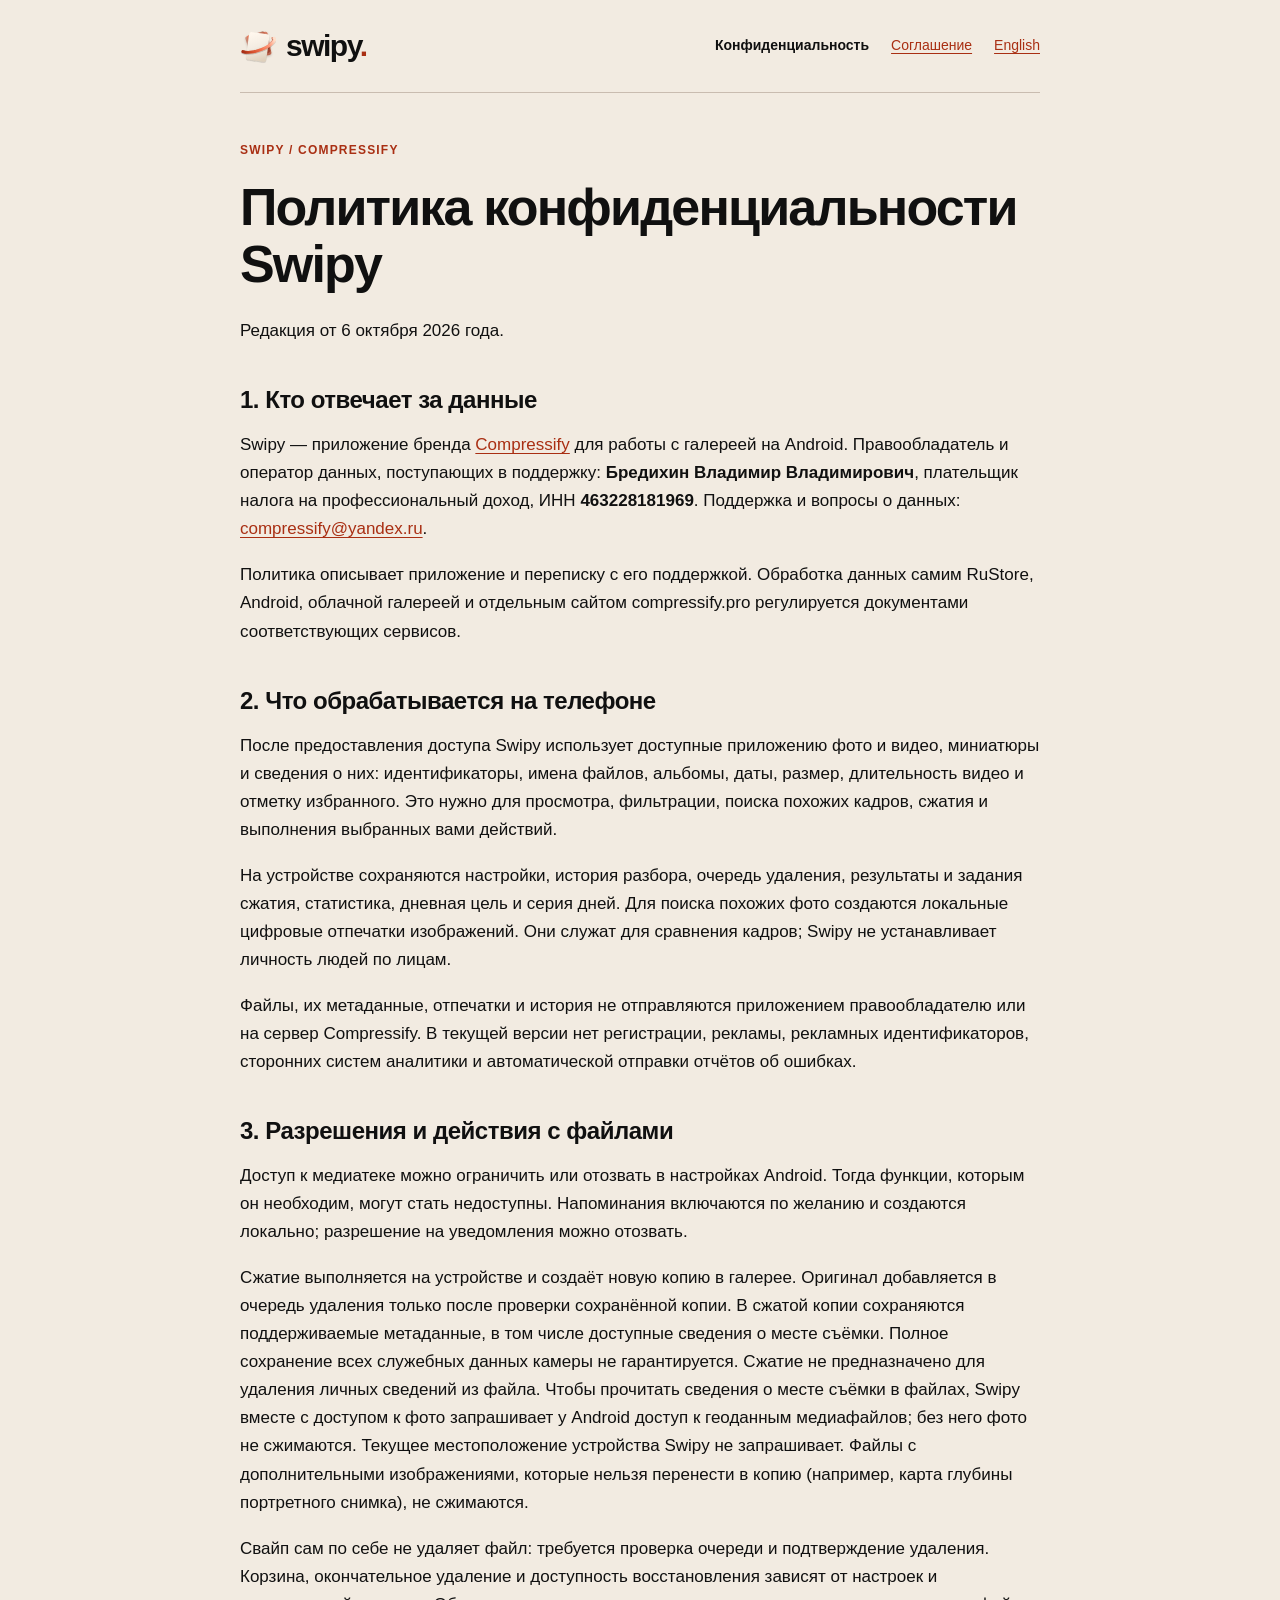
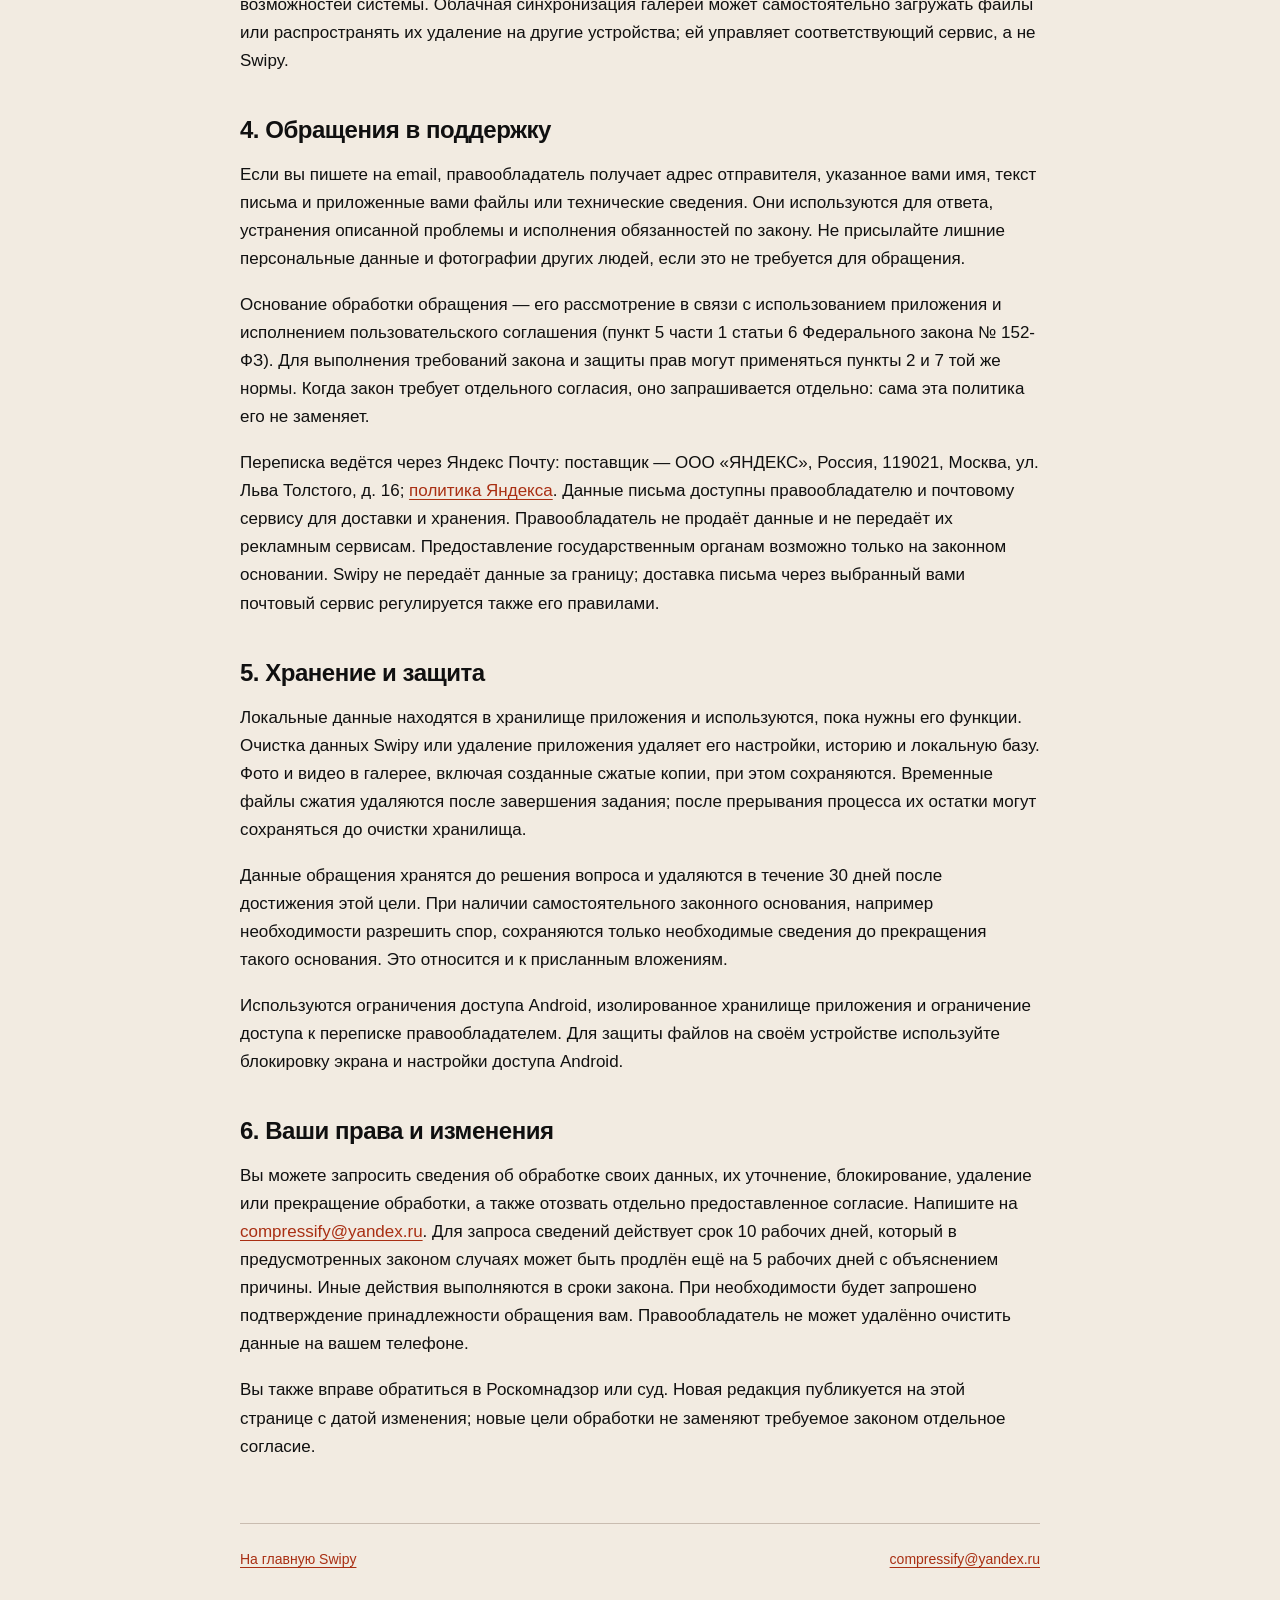
<file: privacy.html>
<!doctype html>
<html lang="ru">
<head>
  <meta charset="utf-8">
  <meta name="viewport" content="width=device-width, initial-scale=1">
  <title>Политика конфиденциальности Swipy — Compressify</title>
  <meta name="description" content="Политика конфиденциальности Swipy: условия работы с галереей, данными и поддержкой.">
  <link rel="canonical" href="https://swipy.compressify.pro/privacy">
  <link rel="alternate" hreflang="ru" href="https://swipy.compressify.pro/privacy">
  <link rel="alternate" hreflang="en" href="https://swipy.compressify.pro/en/privacy">
  <meta property="og:type" content="website">
  <meta property="og:site_name" content="Swipy">
  <meta property="og:title" content="Политика конфиденциальности Swipy">
  <meta property="og:url" content="https://swipy.compressify.pro/privacy">
  <meta property="og:locale" content="ru_RU">
  <meta property="og:image" content="https://swipy.compressify.pro/assets/og-ru.png">
  <meta name="twitter:card" content="summary_large_image">
  <link rel="icon" href="assets/swipy-avatar.svg" type="image/svg+xml">
  <link rel="apple-touch-icon" href="assets/apple-touch-icon.png">
  <link rel="stylesheet" href="legal.css">
</head>
<body>
  <a class="skip-link" href="#document">К документу</a>
  <header class="legal-header">
    <a class="brand" href="./" aria-label="Swipy — главная"><img src="assets/swipy-avatar.svg" width="36" height="36" alt=""><span>swipy<span class="accent">.</span></span></a>
    <nav aria-label="Правовые документы"><span aria-current="page">Конфиденциальность</span>
<a href="terms">Соглашение</a>
<a href="en/privacy" hreflang="en" lang="en">English</a></nav>
  </header>
  <main id="document">
    <p class="eyebrow">SWIPY / COMPRESSIFY</p>
    <h1>Политика конфиденциальности Swipy</h1>
    <p>Редакция от 6 октября 2026 года.</p>
<h2>1. Кто отвечает за данные</h2>
<p>Swipy — приложение бренда <a href="https://compressify.pro">Compressify</a> для работы с галереей на Android. Правообладатель и оператор данных, поступающих в поддержку: <strong>Бредихин Владимир Владимирович</strong>, плательщик налога на профессиональный доход, ИНН <strong>463228181969</strong>. Поддержка и вопросы о данных: <a href="mailto:compressify@yandex.ru">compressify@yandex.ru</a>.</p>
<p>Политика описывает приложение и переписку с его поддержкой. Обработка данных самим RuStore, Android, облачной галереей и отдельным сайтом compressify.pro регулируется документами соответствующих сервисов.</p>
<h2>2. Что обрабатывается на телефоне</h2>
<p>После предоставления доступа Swipy использует доступные приложению фото и видео, миниатюры и сведения о них: идентификаторы, имена файлов, альбомы, даты, размер, длительность видео и отметку избранного. Это нужно для просмотра, фильтрации, поиска похожих кадров, сжатия и выполнения выбранных вами действий.</p>
<p>На устройстве сохраняются настройки, история разбора, очередь удаления, результаты и задания сжатия, статистика, дневная цель и серия дней. Для поиска похожих фото создаются локальные цифровые отпечатки изображений. Они служат для сравнения кадров; Swipy не устанавливает личность людей по лицам.</p>
<p>Файлы, их метаданные, отпечатки и история не отправляются приложением правообладателю или на сервер Compressify. В текущей версии нет регистрации, рекламы, рекламных идентификаторов, сторонних систем аналитики и автоматической отправки отчётов об ошибках.</p>
<h2>3. Разрешения и действия с файлами</h2>
<p>Доступ к медиатеке можно ограничить или отозвать в настройках Android. Тогда функции, которым он необходим, могут стать недоступны. Напоминания включаются по желанию и создаются локально; разрешение на уведомления можно отозвать.</p>
<p>Сжатие выполняется на устройстве и создаёт новую копию в галерее. Оригинал добавляется в очередь удаления только после проверки сохранённой копии. В сжатой копии сохраняются поддерживаемые метаданные, в том числе доступные сведения о месте съёмки. Полное сохранение всех служебных данных камеры не гарантируется. Сжатие не предназначено для удаления личных сведений из файла. Чтобы прочитать сведения о месте съёмки в файлах, Swipy вместе с доступом к фото запрашивает у Android доступ к геоданным медиафайлов; без него фото не сжимаются. Текущее местоположение устройства Swipy не запрашивает. Файлы с дополнительными изображениями, которые нельзя перенести в копию (например, карта глубины портретного снимка), не сжимаются.</p>
<p>Свайп сам по себе не удаляет файл: требуется проверка очереди и подтверждение удаления. Корзина, окончательное удаление и доступность восстановления зависят от настроек и возможностей системы. Облачная синхронизация галереи может самостоятельно загружать файлы или распространять их удаление на другие устройства; ей управляет соответствующий сервис, а не Swipy.</p>
<h2>4. Обращения в поддержку</h2>
<p>Если вы пишете на email, правообладатель получает адрес отправителя, указанное вами имя, текст письма и приложенные вами файлы или технические сведения. Они используются для ответа, устранения описанной проблемы и исполнения обязанностей по закону. Не присылайте лишние персональные данные и фотографии других людей, если это не требуется для обращения.</p>
<p>Основание обработки обращения — его рассмотрение в связи с использованием приложения и исполнением пользовательского соглашения (пункт 5 части 1 статьи 6 Федерального закона № 152-ФЗ). Для выполнения требований закона и защиты прав могут применяться пункты 2 и 7 той же нормы. Когда закон требует отдельного согласия, оно запрашивается отдельно: сама эта политика его не заменяет.</p>
<p>Переписка ведётся через Яндекс Почту: поставщик — ООО «ЯНДЕКС», Россия, 119021, Москва, ул. Льва Толстого, д. 16; <a href="https://yandex.ru/legal/confidential/ru/">политика Яндекса</a>. Данные письма доступны правообладателю и почтовому сервису для доставки и хранения. Правообладатель не продаёт данные и не передаёт их рекламным сервисам. Предоставление государственным органам возможно только на законном основании. Swipy не передаёт данные за границу; доставка письма через выбранный вами почтовый сервис регулируется также его правилами.</p>
<h2>5. Хранение и защита</h2>
<p>Локальные данные находятся в хранилище приложения и используются, пока нужны его функции. Очистка данных Swipy или удаление приложения удаляет его настройки, историю и локальную базу. Фото и видео в галерее, включая созданные сжатые копии, при этом сохраняются. Временные файлы сжатия удаляются после завершения задания; после прерывания процесса их остатки могут сохраняться до очистки хранилища.</p>
<p>Данные обращения хранятся до решения вопроса и удаляются в течение 30 дней после достижения этой цели. При наличии самостоятельного законного основания, например необходимости разрешить спор, сохраняются только необходимые сведения до прекращения такого основания. Это относится и к присланным вложениям.</p>
<p>Используются ограничения доступа Android, изолированное хранилище приложения и ограничение доступа к переписке правообладателем. Для защиты файлов на своём устройстве используйте блокировку экрана и настройки доступа Android.</p>
<h2>6. Ваши права и изменения</h2>
<p>Вы можете запросить сведения об обработке своих данных, их уточнение, блокирование, удаление или прекращение обработки, а также отозвать отдельно предоставленное согласие. Напишите на <a href="mailto:compressify@yandex.ru">compressify@yandex.ru</a>. Для запроса сведений действует срок 10 рабочих дней, который в предусмотренных законом случаях может быть продлён ещё на 5 рабочих дней с объяснением причины. Иные действия выполняются в сроки закона. При необходимости будет запрошено подтверждение принадлежности обращения вам. Правообладатель не может удалённо очистить данные на вашем телефоне.</p>
<p>Вы также вправе обратиться в Роскомнадзор или суд. Новая редакция публикуется на этой странице с датой изменения; новые цели обработки не заменяют требуемое законом отдельное согласие.</p>
  </main>
  <footer><a href="./">На главную Swipy</a><a href="mailto:compressify@yandex.ru">compressify@yandex.ru</a></footer>
</body>
</html>
</file>
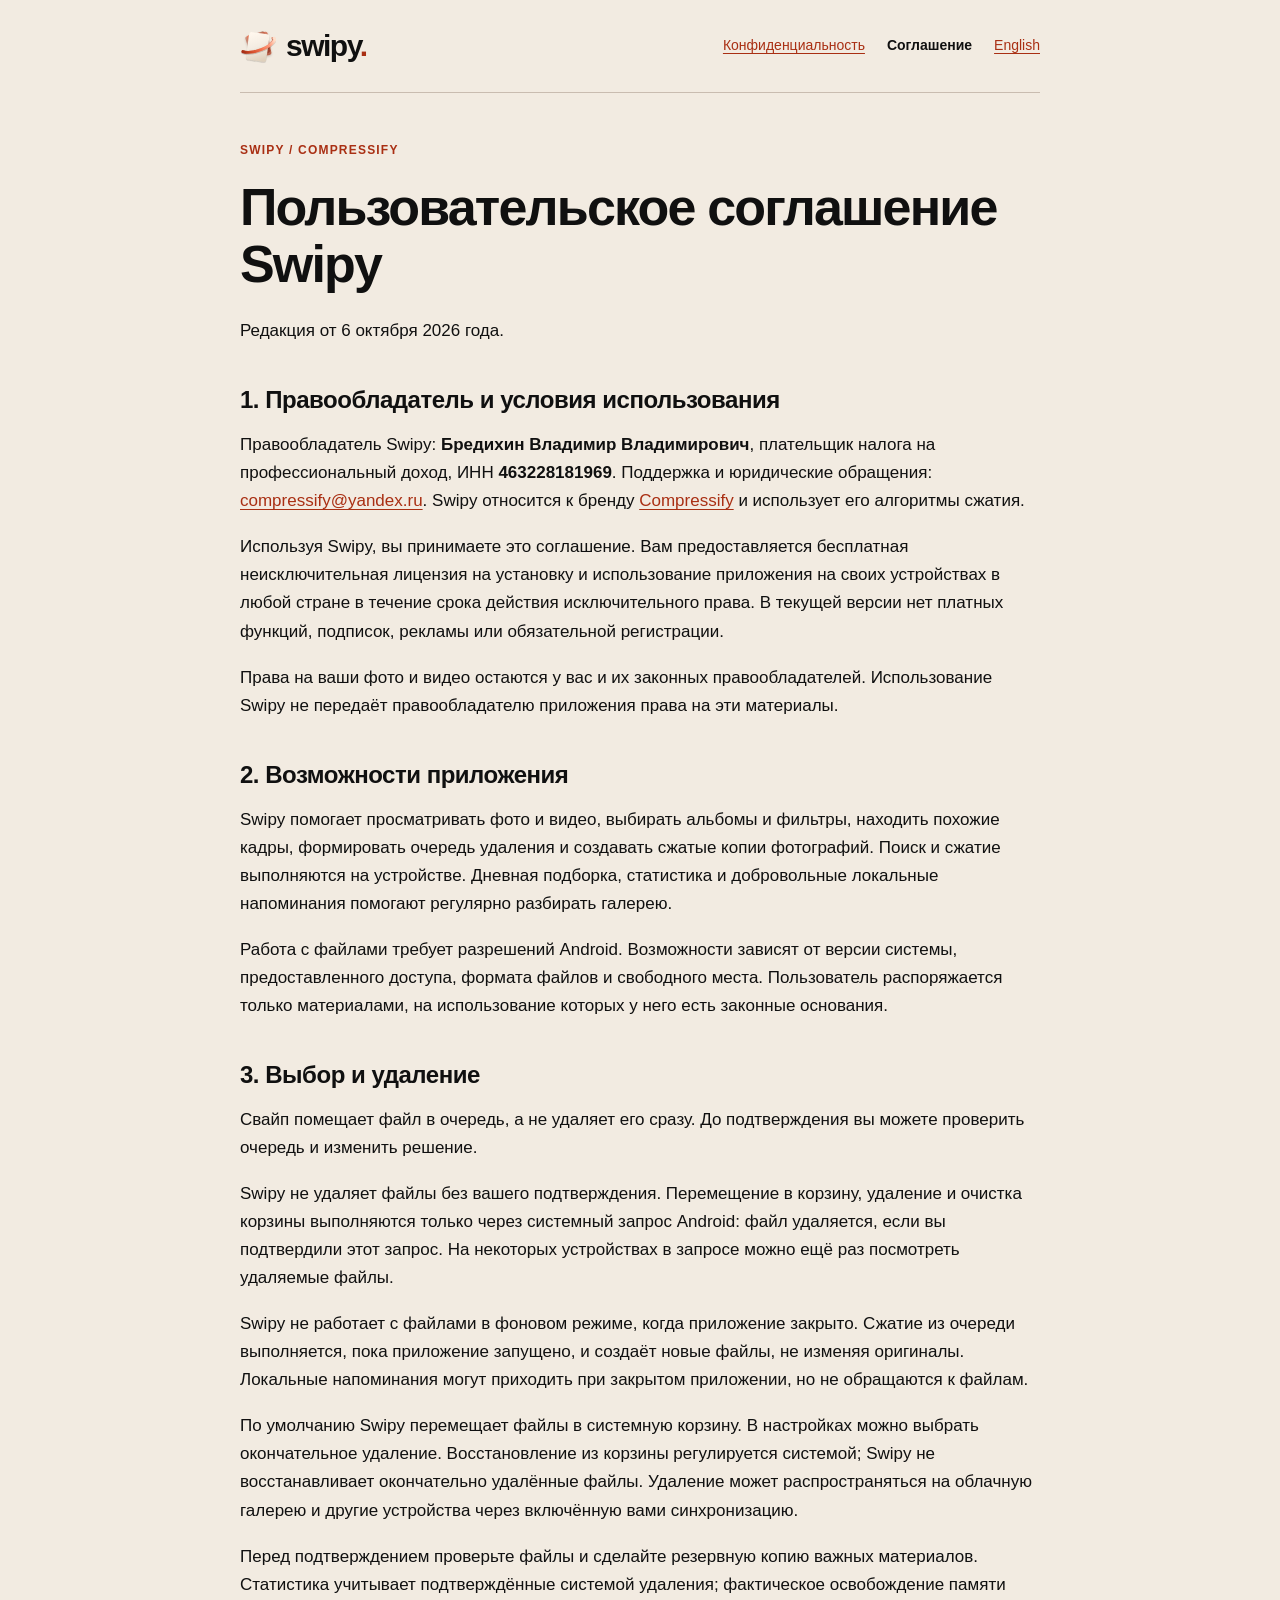
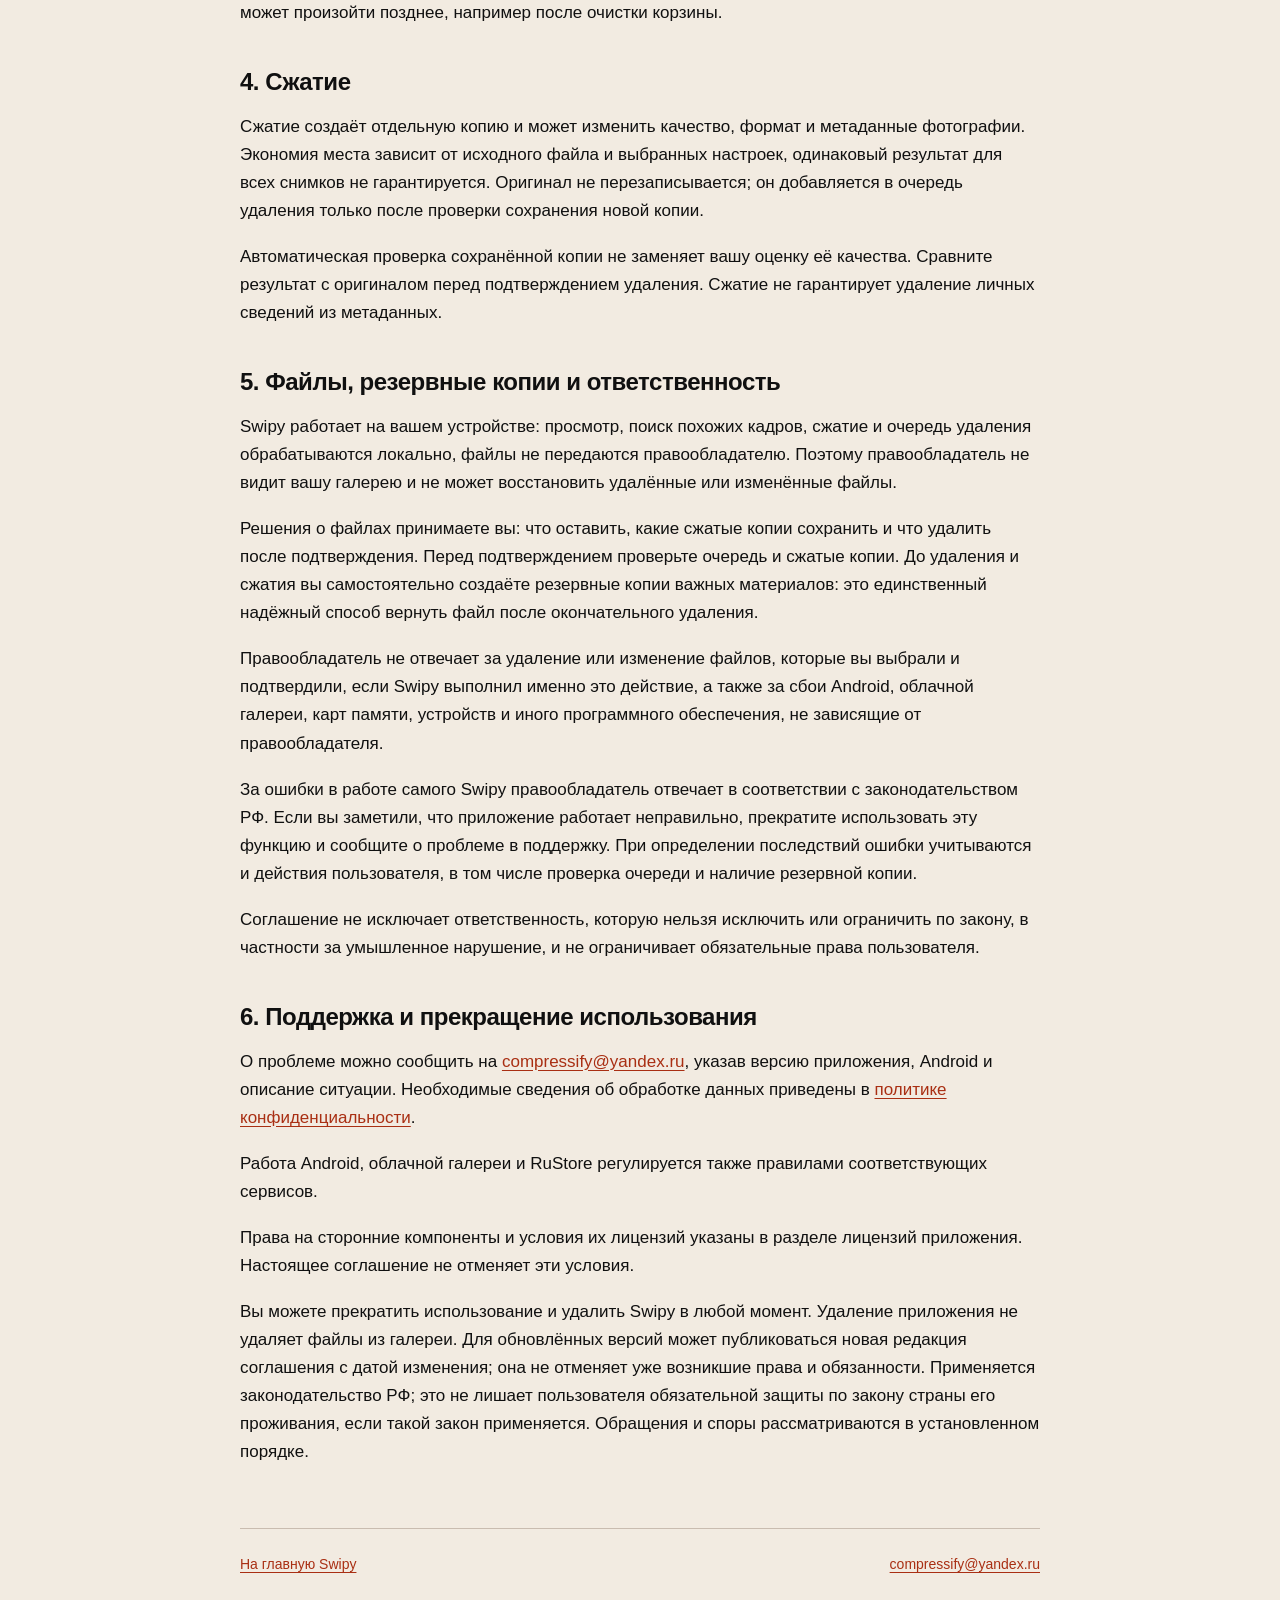
<file: terms.html>
<!doctype html>
<html lang="ru">
<head>
  <meta charset="utf-8">
  <meta name="viewport" content="width=device-width, initial-scale=1">
  <title>Пользовательское соглашение Swipy — Compressify</title>
  <meta name="description" content="Пользовательское соглашение Swipy: условия работы с галереей, данными и поддержкой.">
  <link rel="canonical" href="https://swipy.compressify.pro/terms">
  <link rel="alternate" hreflang="ru" href="https://swipy.compressify.pro/terms">
  <link rel="alternate" hreflang="en" href="https://swipy.compressify.pro/en/terms">
  <meta property="og:type" content="website">
  <meta property="og:site_name" content="Swipy">
  <meta property="og:title" content="Пользовательское соглашение Swipy">
  <meta property="og:url" content="https://swipy.compressify.pro/terms">
  <meta property="og:locale" content="ru_RU">
  <meta property="og:image" content="https://swipy.compressify.pro/assets/og-ru.png">
  <meta name="twitter:card" content="summary_large_image">
  <link rel="icon" href="assets/swipy-avatar.svg" type="image/svg+xml">
  <link rel="apple-touch-icon" href="assets/apple-touch-icon.png">
  <link rel="stylesheet" href="legal.css">
</head>
<body>
  <a class="skip-link" href="#document">К документу</a>
  <header class="legal-header">
    <a class="brand" href="./" aria-label="Swipy — главная"><img src="assets/swipy-avatar.svg" width="36" height="36" alt=""><span>swipy<span class="accent">.</span></span></a>
    <nav aria-label="Правовые документы"><a href="privacy">Конфиденциальность</a>
<span aria-current="page">Соглашение</span>
<a href="en/terms" hreflang="en" lang="en">English</a></nav>
  </header>
  <main id="document">
    <p class="eyebrow">SWIPY / COMPRESSIFY</p>
    <h1>Пользовательское соглашение Swipy</h1>
    <p>Редакция от 6 октября 2026 года.</p>
<h2>1. Правообладатель и условия использования</h2>
<p>Правообладатель Swipy: <strong>Бредихин Владимир Владимирович</strong>, плательщик налога на профессиональный доход, ИНН <strong>463228181969</strong>. Поддержка и юридические обращения: <a href="mailto:compressify@yandex.ru">compressify@yandex.ru</a>. Swipy относится к бренду <a href="https://compressify.pro">Compressify</a> и использует его алгоритмы сжатия.</p>
<p>Используя Swipy, вы принимаете это соглашение. Вам предоставляется бесплатная неисключительная лицензия на установку и использование приложения на своих устройствах в любой стране в течение срока действия исключительного права. В текущей версии нет платных функций, подписок, рекламы или обязательной регистрации.</p>
<p>Права на ваши фото и видео остаются у вас и их законных правообладателей. Использование Swipy не передаёт правообладателю приложения права на эти материалы.</p>
<h2>2. Возможности приложения</h2>
<p>Swipy помогает просматривать фото и видео, выбирать альбомы и фильтры, находить похожие кадры, формировать очередь удаления и создавать сжатые копии фотографий. Поиск и сжатие выполняются на устройстве. Дневная подборка, статистика и добровольные локальные напоминания помогают регулярно разбирать галерею.</p>
<p>Работа с файлами требует разрешений Android. Возможности зависят от версии системы, предоставленного доступа, формата файлов и свободного места. Пользователь распоряжается только материалами, на использование которых у него есть законные основания.</p>
<h2>3. Выбор и удаление</h2>
<p>Свайп помещает файл в очередь, а не удаляет его сразу. До подтверждения вы можете проверить очередь и изменить решение.</p>
<p>Swipy не удаляет файлы без вашего подтверждения. Перемещение в корзину, удаление и очистка корзины выполняются только через системный запрос Android: файл удаляется, если вы подтвердили этот запрос. На некоторых устройствах в запросе можно ещё раз посмотреть удаляемые файлы.</p>
<p>Swipy не работает с файлами в фоновом режиме, когда приложение закрыто. Сжатие из очереди выполняется, пока приложение запущено, и создаёт новые файлы, не изменяя оригиналы. Локальные напоминания могут приходить при закрытом приложении, но не обращаются к файлам.</p>
<p>По умолчанию Swipy перемещает файлы в системную корзину. В настройках можно выбрать окончательное удаление. Восстановление из корзины регулируется системой; Swipy не восстанавливает окончательно удалённые файлы. Удаление может распространяться на облачную галерею и другие устройства через включённую вами синхронизацию.</p>
<p>Перед подтверждением проверьте файлы и сделайте резервную копию важных материалов. Статистика учитывает подтверждённые системой удаления; фактическое освобождение памяти может произойти позднее, например после очистки корзины.</p>
<h2>4. Сжатие</h2>
<p>Сжатие создаёт отдельную копию и может изменить качество, формат и метаданные фотографии. Экономия места зависит от исходного файла и выбранных настроек, одинаковый результат для всех снимков не гарантируется. Оригинал не перезаписывается; он добавляется в очередь удаления только после проверки сохранения новой копии.</p>
<p>Автоматическая проверка сохранённой копии не заменяет вашу оценку её качества. Сравните результат с оригиналом перед подтверждением удаления. Сжатие не гарантирует удаление личных сведений из метаданных.</p>
<h2>5. Файлы, резервные копии и ответственность</h2>
<p>Swipy работает на вашем устройстве: просмотр, поиск похожих кадров, сжатие и очередь удаления обрабатываются локально, файлы не передаются правообладателю. Поэтому правообладатель не видит вашу галерею и не может восстановить удалённые или изменённые файлы.</p>
<p>Решения о файлах принимаете вы: что оставить, какие сжатые копии сохранить и что удалить после подтверждения. Перед подтверждением проверьте очередь и сжатые копии. До удаления и сжатия вы самостоятельно создаёте резервные копии важных материалов: это единственный надёжный способ вернуть файл после окончательного удаления.</p>
<p>Правообладатель не отвечает за удаление или изменение файлов, которые вы выбрали и подтвердили, если Swipy выполнил именно это действие, а также за сбои Android, облачной галереи, карт памяти, устройств и иного программного обеспечения, не зависящие от правообладателя.</p>
<p>За ошибки в работе самого Swipy правообладатель отвечает в соответствии с законодательством РФ. Если вы заметили, что приложение работает неправильно, прекратите использовать эту функцию и сообщите о проблеме в поддержку. При определении последствий ошибки учитываются и действия пользователя, в том числе проверка очереди и наличие резервной копии.</p>
<p>Соглашение не исключает ответственность, которую нельзя исключить или ограничить по закону, в частности за умышленное нарушение, и не ограничивает обязательные права пользователя.</p>
<h2>6. Поддержка и прекращение использования</h2>
<p>О проблеме можно сообщить на <a href="mailto:compressify@yandex.ru">compressify@yandex.ru</a>, указав версию приложения, Android и описание ситуации. Необходимые сведения об обработке данных приведены в <a href="privacy">политике конфиденциальности</a>.</p>
<p>Работа Android, облачной галереи и RuStore регулируется также правилами соответствующих сервисов.</p>
<p>Права на сторонние компоненты и условия их лицензий указаны в разделе лицензий приложения. Настоящее соглашение не отменяет эти условия.</p>
<p>Вы можете прекратить использование и удалить Swipy в любой момент. Удаление приложения не удаляет файлы из галереи. Для обновлённых версий может публиковаться новая редакция соглашения с датой изменения; она не отменяет уже возникшие права и обязанности. Применяется законодательство РФ; это не лишает пользователя обязательной защиты по закону страны его проживания, если такой закон применяется. Обращения и споры рассматриваются в установленном порядке.</p>
  </main>
  <footer><a href="./">На главную Swipy</a><a href="mailto:compressify@yandex.ru">compressify@yandex.ru</a></footer>
</body>
</html>
</file>
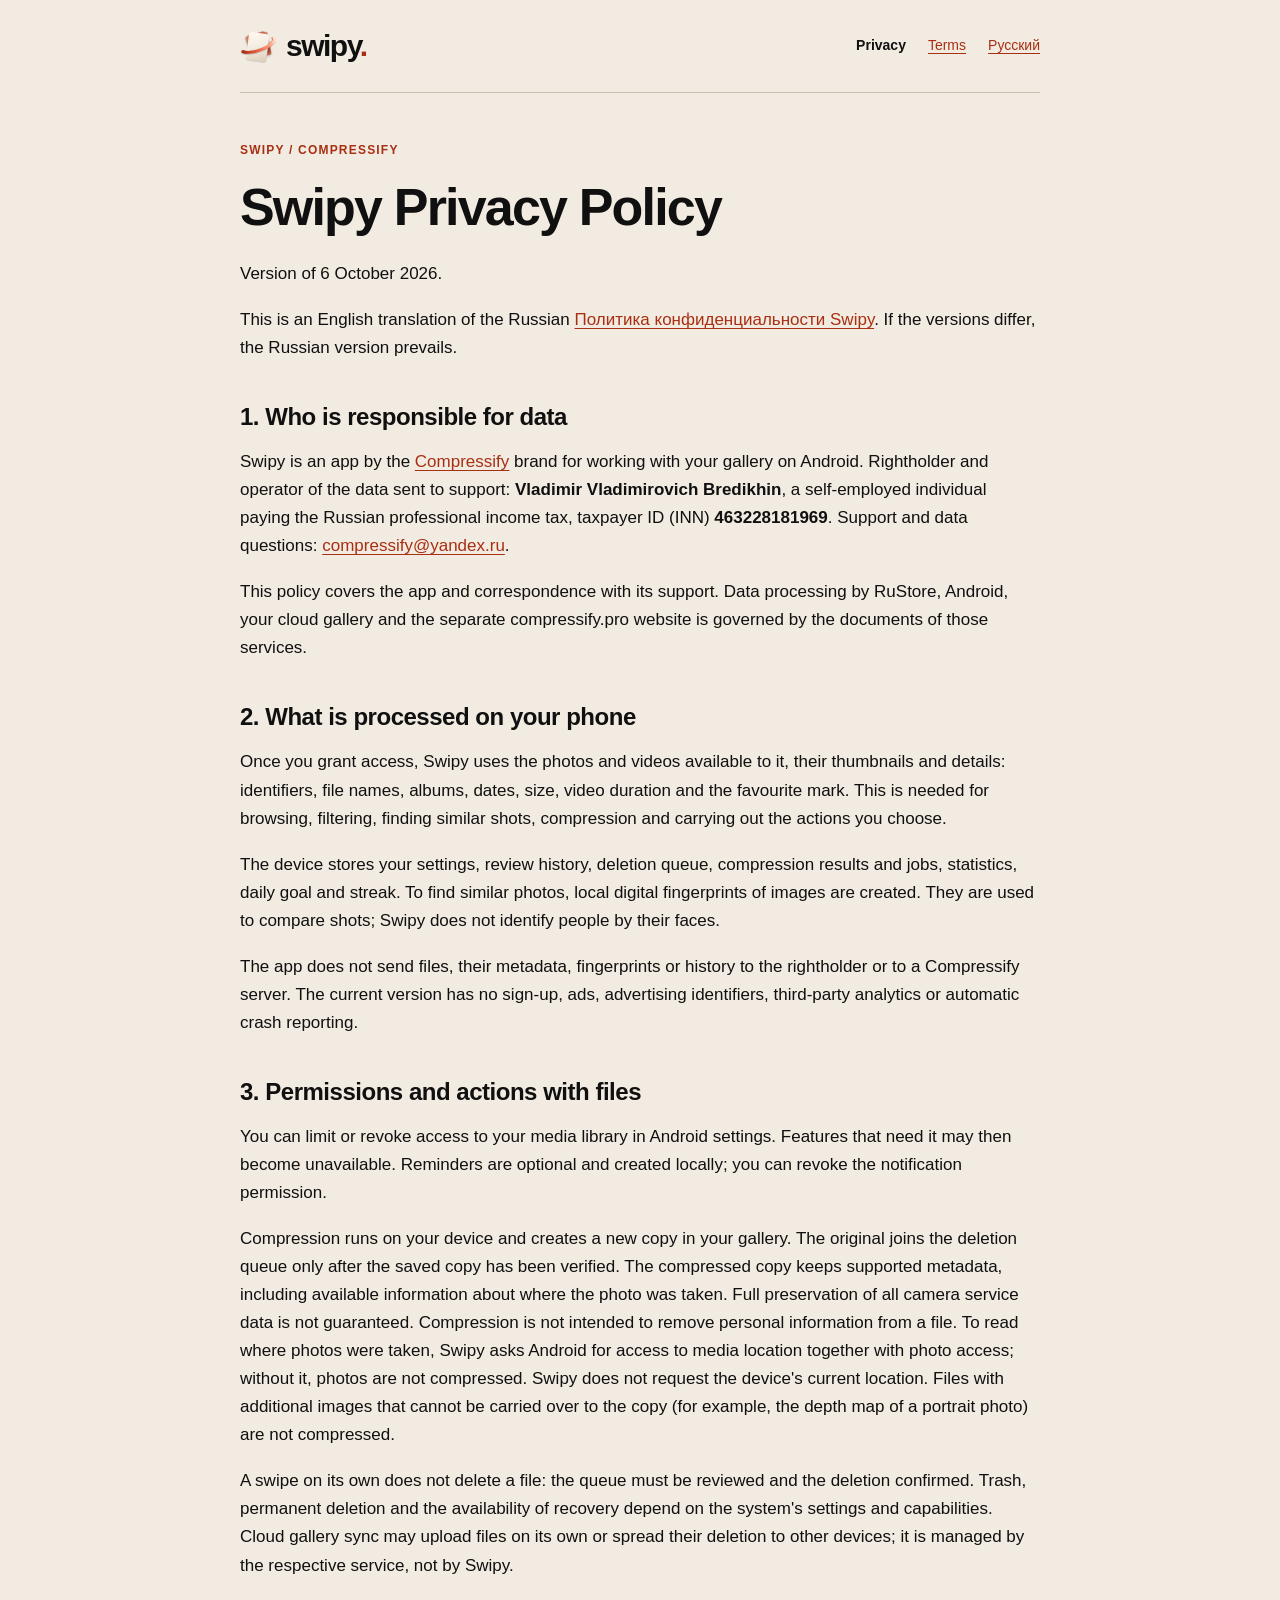
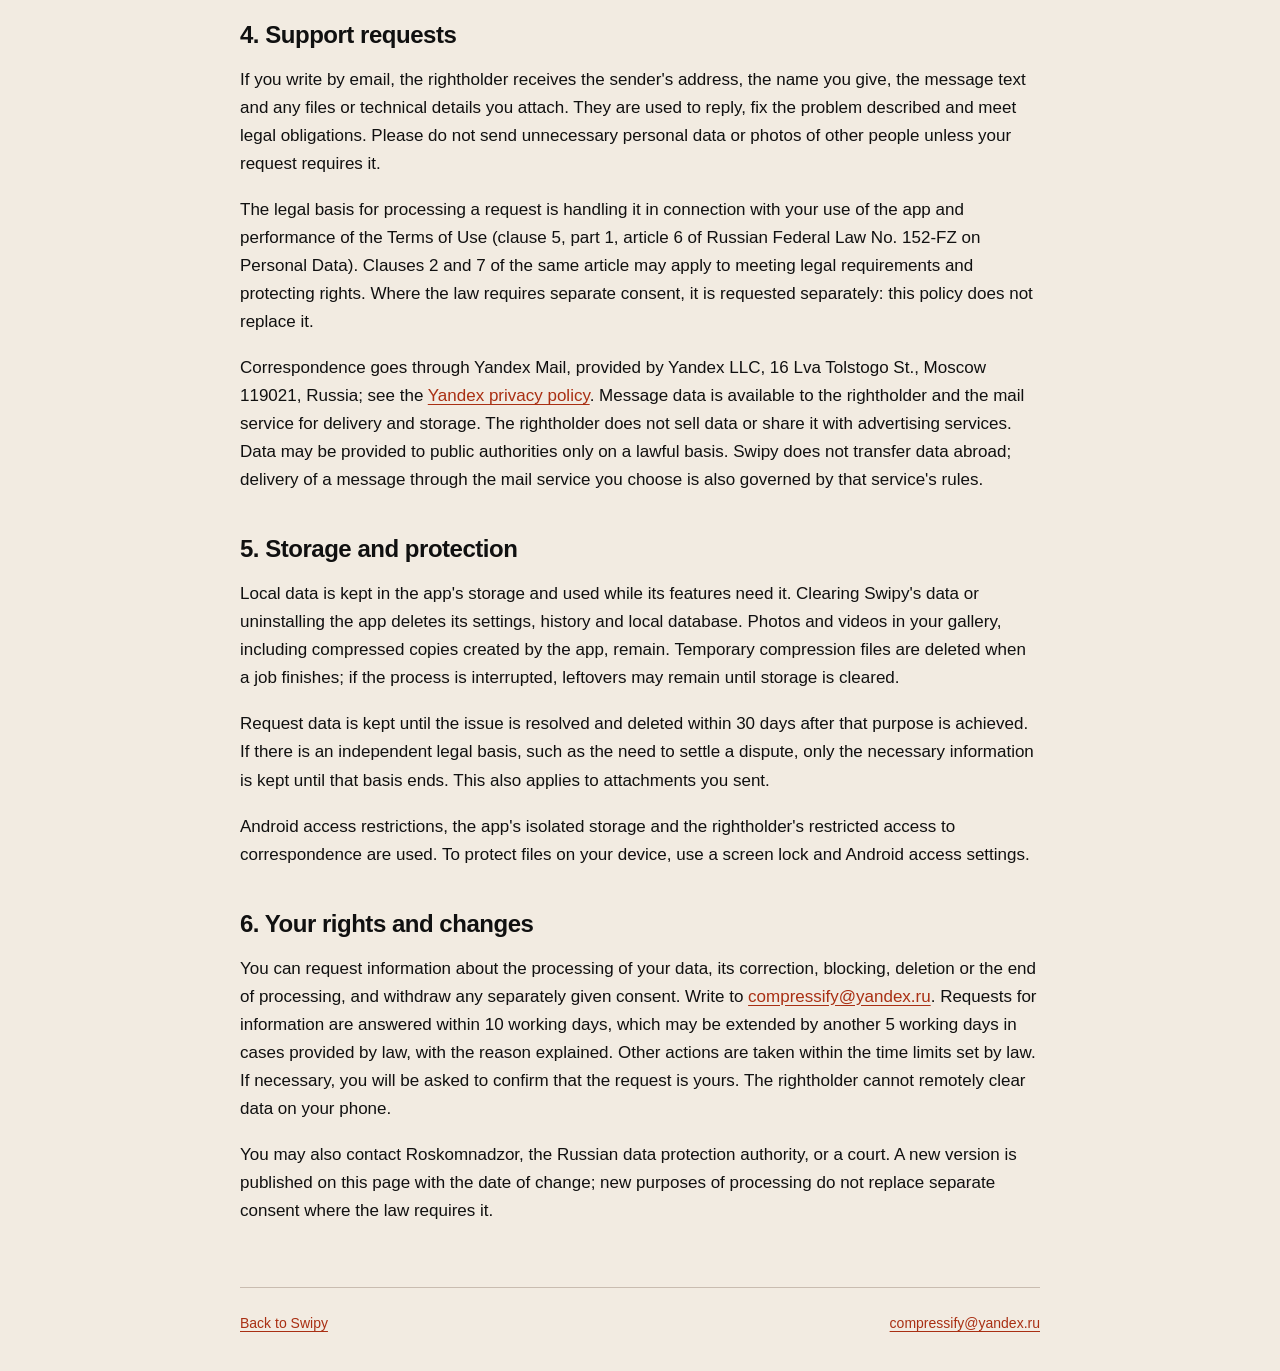
<file: en/privacy.html>
<!doctype html>
<html lang="en">
<head>
  <meta charset="utf-8">
  <meta name="viewport" content="width=device-width, initial-scale=1">
  <title>Swipy Privacy Policy — Compressify</title>
  <meta name="description" content="Swipy Privacy Policy: how Swipy works with your gallery, data and support.">
  <link rel="canonical" href="https://swipy.compressify.pro/en/privacy">
  <link rel="alternate" hreflang="en" href="https://swipy.compressify.pro/en/privacy">
  <link rel="alternate" hreflang="ru" href="https://swipy.compressify.pro/privacy">
  <meta property="og:type" content="website">
  <meta property="og:site_name" content="Swipy">
  <meta property="og:title" content="Swipy Privacy Policy">
  <meta property="og:url" content="https://swipy.compressify.pro/en/privacy">
  <meta property="og:locale" content="en_US">
  <meta property="og:image" content="https://swipy.compressify.pro/assets/og-en.png">
  <meta name="twitter:card" content="summary_large_image">
  <link rel="icon" href="../assets/swipy-avatar.svg" type="image/svg+xml">
  <link rel="apple-touch-icon" href="../assets/apple-touch-icon.png">
  <link rel="stylesheet" href="../legal.css">
</head>
<body>
  <a class="skip-link" href="#document">Skip to document</a>
  <header class="legal-header">
    <a class="brand" href="./" aria-label="Swipy — home"><img src="../assets/swipy-avatar.svg" width="36" height="36" alt=""><span>swipy<span class="accent">.</span></span></a>
    <nav aria-label="Legal documents"><span aria-current="page">Privacy</span>
<a href="terms">Terms</a>
<a href="../privacy" hreflang="ru" lang="ru">Русский</a></nav>
  </header>
  <main id="document">
    <p class="eyebrow">SWIPY / COMPRESSIFY</p>
    <h1>Swipy Privacy Policy</h1>
    <p>Version of 6 October 2026.</p>
<p>This is an English translation of the Russian <a href="../privacy">Политика конфиденциальности Swipy</a>. If the versions differ, the Russian version prevails.</p>
<h2>1. Who is responsible for data</h2>
<p>Swipy is an app by the <a href="https://compressify.pro">Compressify</a> brand for working with your gallery on Android. Rightholder and operator of the data sent to support: <strong>Vladimir Vladimirovich Bredikhin</strong>, a self-employed individual paying the Russian professional income tax, taxpayer ID (INN) <strong>463228181969</strong>. Support and data questions: <a href="mailto:compressify@yandex.ru">compressify@yandex.ru</a>.</p>
<p>This policy covers the app and correspondence with its support. Data processing by RuStore, Android, your cloud gallery and the separate compressify.pro website is governed by the documents of those services.</p>
<h2>2. What is processed on your phone</h2>
<p>Once you grant access, Swipy uses the photos and videos available to it, their thumbnails and details: identifiers, file names, albums, dates, size, video duration and the favourite mark. This is needed for browsing, filtering, finding similar shots, compression and carrying out the actions you choose.</p>
<p>The device stores your settings, review history, deletion queue, compression results and jobs, statistics, daily goal and streak. To find similar photos, local digital fingerprints of images are created. They are used to compare shots; Swipy does not identify people by their faces.</p>
<p>The app does not send files, their metadata, fingerprints or history to the rightholder or to a Compressify server. The current version has no sign-up, ads, advertising identifiers, third-party analytics or automatic crash reporting.</p>
<h2>3. Permissions and actions with files</h2>
<p>You can limit or revoke access to your media library in Android settings. Features that need it may then become unavailable. Reminders are optional and created locally; you can revoke the notification permission.</p>
<p>Compression runs on your device and creates a new copy in your gallery. The original joins the deletion queue only after the saved copy has been verified. The compressed copy keeps supported metadata, including available information about where the photo was taken. Full preservation of all camera service data is not guaranteed. Compression is not intended to remove personal information from a file. To read where photos were taken, Swipy asks Android for access to media location together with photo access; without it, photos are not compressed. Swipy does not request the device's current location. Files with additional images that cannot be carried over to the copy (for example, the depth map of a portrait photo) are not compressed.</p>
<p>A swipe on its own does not delete a file: the queue must be reviewed and the deletion confirmed. Trash, permanent deletion and the availability of recovery depend on the system's settings and capabilities. Cloud gallery sync may upload files on its own or spread their deletion to other devices; it is managed by the respective service, not by Swipy.</p>
<h2>4. Support requests</h2>
<p>If you write by email, the rightholder receives the sender's address, the name you give, the message text and any files or technical details you attach. They are used to reply, fix the problem described and meet legal obligations. Please do not send unnecessary personal data or photos of other people unless your request requires it.</p>
<p>The legal basis for processing a request is handling it in connection with your use of the app and performance of the Terms of Use (clause 5, part 1, article 6 of Russian Federal Law No. 152-FZ on Personal Data). Clauses 2 and 7 of the same article may apply to meeting legal requirements and protecting rights. Where the law requires separate consent, it is requested separately: this policy does not replace it.</p>
<p>Correspondence goes through Yandex Mail, provided by Yandex LLC, 16 Lva Tolstogo St., Moscow 119021, Russia; see the <a href="https://yandex.ru/legal/confidential/ru/">Yandex privacy policy</a>. Message data is available to the rightholder and the mail service for delivery and storage. The rightholder does not sell data or share it with advertising services. Data may be provided to public authorities only on a lawful basis. Swipy does not transfer data abroad; delivery of a message through the mail service you choose is also governed by that service's rules.</p>
<h2>5. Storage and protection</h2>
<p>Local data is kept in the app's storage and used while its features need it. Clearing Swipy's data or uninstalling the app deletes its settings, history and local database. Photos and videos in your gallery, including compressed copies created by the app, remain. Temporary compression files are deleted when a job finishes; if the process is interrupted, leftovers may remain until storage is cleared.</p>
<p>Request data is kept until the issue is resolved and deleted within 30 days after that purpose is achieved. If there is an independent legal basis, such as the need to settle a dispute, only the necessary information is kept until that basis ends. This also applies to attachments you sent.</p>
<p>Android access restrictions, the app's isolated storage and the rightholder's restricted access to correspondence are used. To protect files on your device, use a screen lock and Android access settings.</p>
<h2>6. Your rights and changes</h2>
<p>You can request information about the processing of your data, its correction, blocking, deletion or the end of processing, and withdraw any separately given consent. Write to <a href="mailto:compressify@yandex.ru">compressify@yandex.ru</a>. Requests for information are answered within 10 working days, which may be extended by another 5 working days in cases provided by law, with the reason explained. Other actions are taken within the time limits set by law. If necessary, you will be asked to confirm that the request is yours. The rightholder cannot remotely clear data on your phone.</p>
<p>You may also contact Roskomnadzor, the Russian data protection authority, or a court. A new version is published on this page with the date of change; new purposes of processing do not replace separate consent where the law requires it.</p>
  </main>
  <footer><a href="./">Back to Swipy</a><a href="mailto:compressify@yandex.ru">compressify@yandex.ru</a></footer>
</body>
</html>
</file>
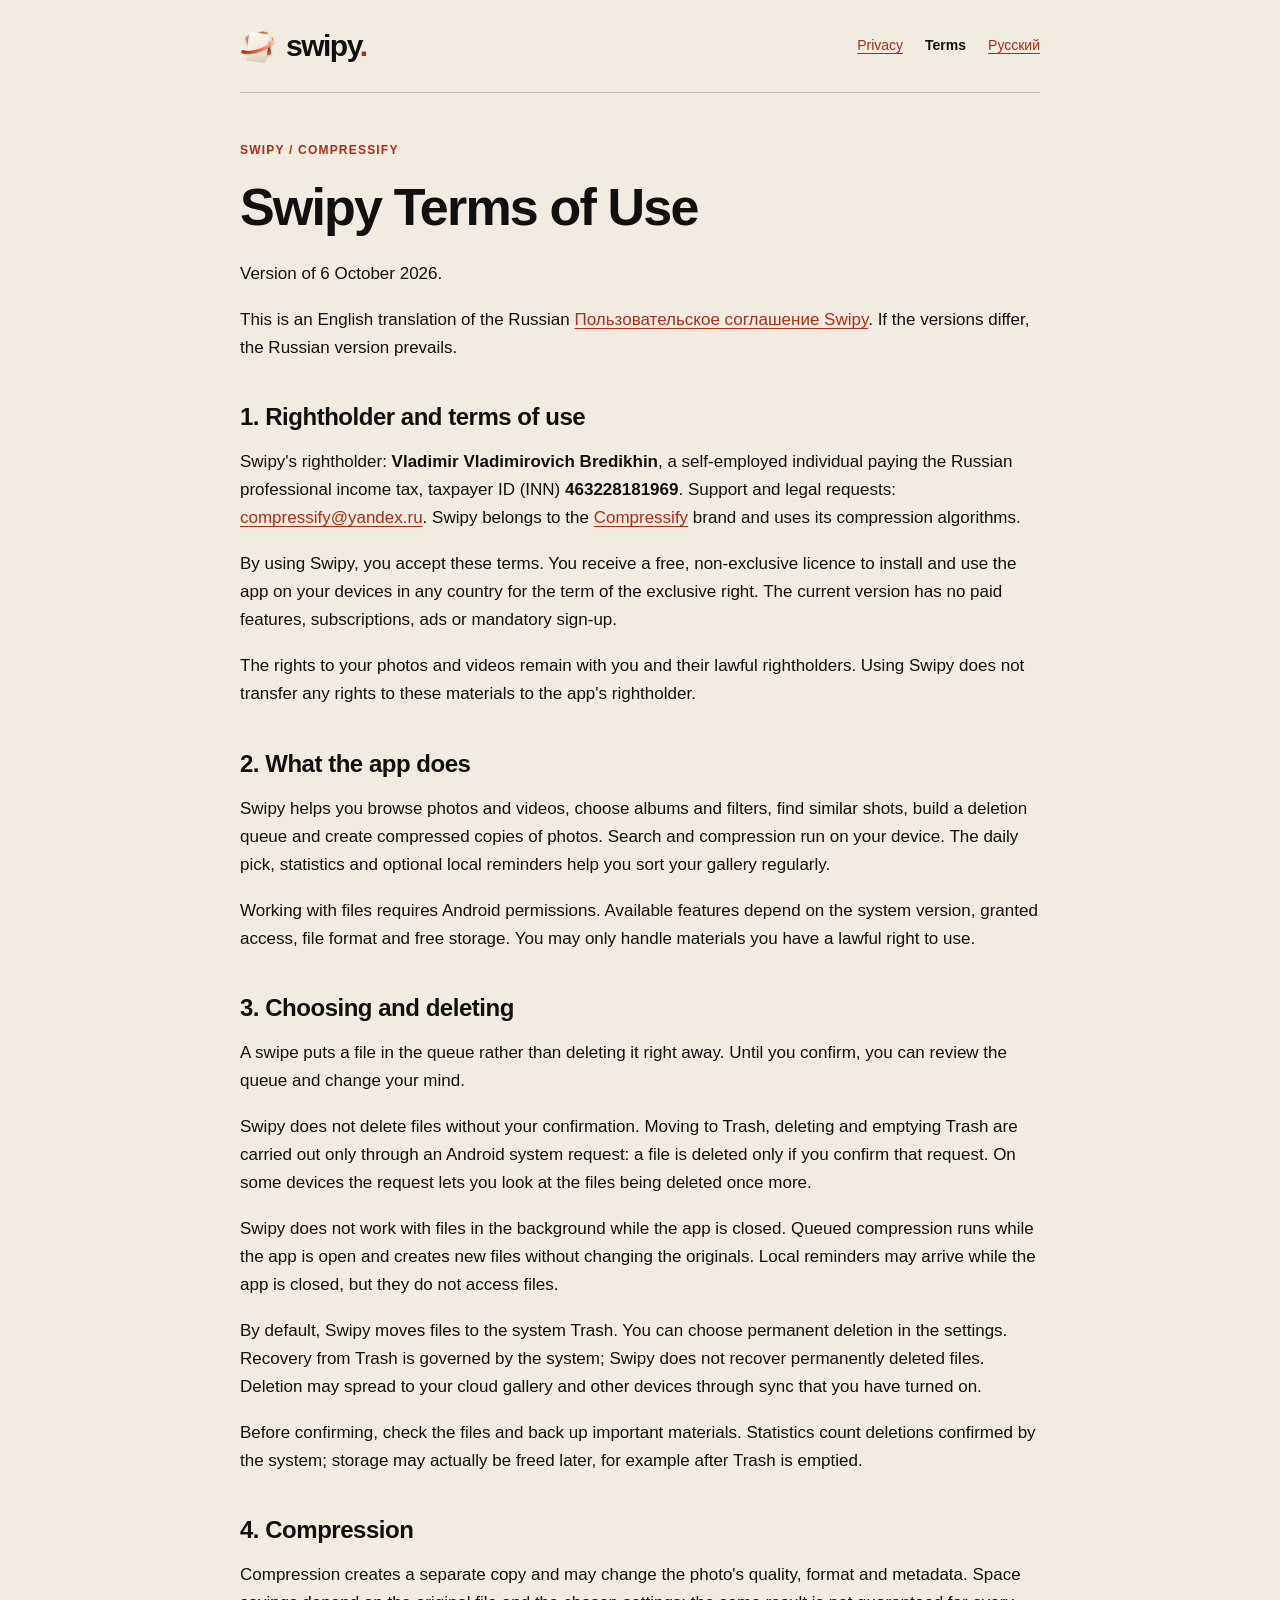
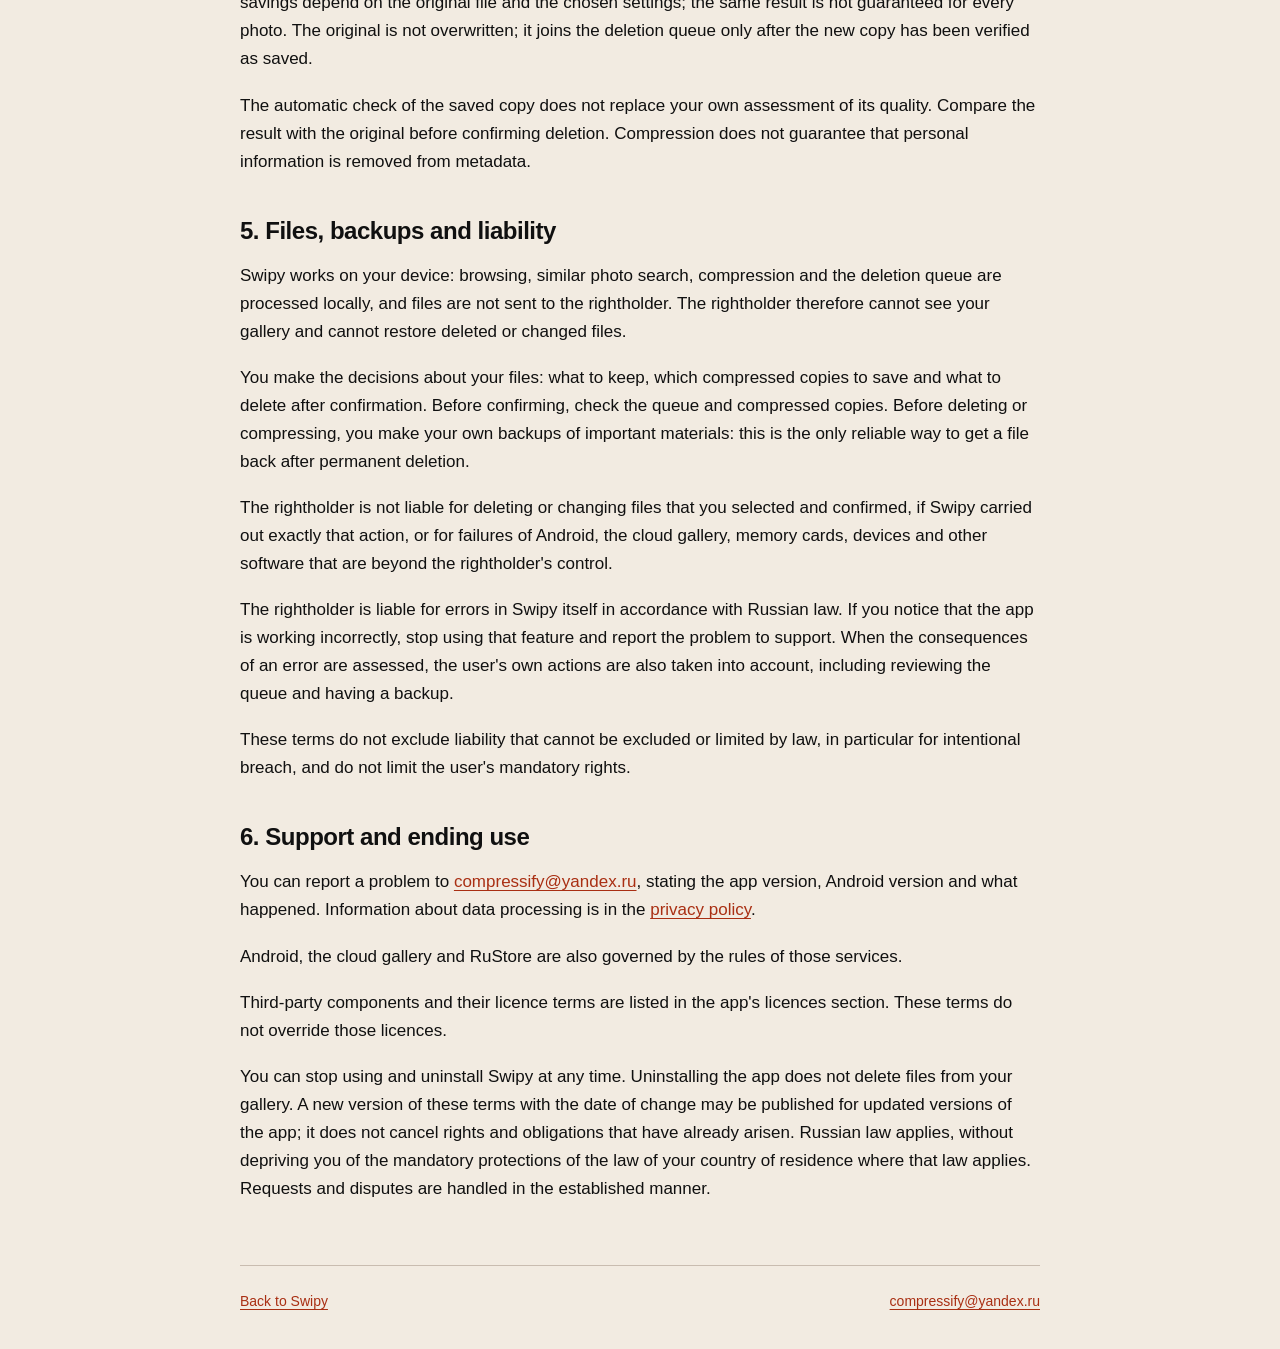
<file: en/terms.html>
<!doctype html>
<html lang="en">
<head>
  <meta charset="utf-8">
  <meta name="viewport" content="width=device-width, initial-scale=1">
  <title>Swipy Terms of Use — Compressify</title>
  <meta name="description" content="Swipy Terms of Use: how Swipy works with your gallery, data and support.">
  <link rel="canonical" href="https://swipy.compressify.pro/en/terms">
  <link rel="alternate" hreflang="en" href="https://swipy.compressify.pro/en/terms">
  <link rel="alternate" hreflang="ru" href="https://swipy.compressify.pro/terms">
  <meta property="og:type" content="website">
  <meta property="og:site_name" content="Swipy">
  <meta property="og:title" content="Swipy Terms of Use">
  <meta property="og:url" content="https://swipy.compressify.pro/en/terms">
  <meta property="og:locale" content="en_US">
  <meta property="og:image" content="https://swipy.compressify.pro/assets/og-en.png">
  <meta name="twitter:card" content="summary_large_image">
  <link rel="icon" href="../assets/swipy-avatar.svg" type="image/svg+xml">
  <link rel="apple-touch-icon" href="../assets/apple-touch-icon.png">
  <link rel="stylesheet" href="../legal.css">
</head>
<body>
  <a class="skip-link" href="#document">Skip to document</a>
  <header class="legal-header">
    <a class="brand" href="./" aria-label="Swipy — home"><img src="../assets/swipy-avatar.svg" width="36" height="36" alt=""><span>swipy<span class="accent">.</span></span></a>
    <nav aria-label="Legal documents"><a href="privacy">Privacy</a>
<span aria-current="page">Terms</span>
<a href="../terms" hreflang="ru" lang="ru">Русский</a></nav>
  </header>
  <main id="document">
    <p class="eyebrow">SWIPY / COMPRESSIFY</p>
    <h1>Swipy Terms of Use</h1>
    <p>Version of 6 October 2026.</p>
<p>This is an English translation of the Russian <a href="../terms">Пользовательское соглашение Swipy</a>. If the versions differ, the Russian version prevails.</p>
<h2>1. Rightholder and terms of use</h2>
<p>Swipy's rightholder: <strong>Vladimir Vladimirovich Bredikhin</strong>, a self-employed individual paying the Russian professional income tax, taxpayer ID (INN) <strong>463228181969</strong>. Support and legal requests: <a href="mailto:compressify@yandex.ru">compressify@yandex.ru</a>. Swipy belongs to the <a href="https://compressify.pro">Compressify</a> brand and uses its compression algorithms.</p>
<p>By using Swipy, you accept these terms. You receive a free, non-exclusive licence to install and use the app on your devices in any country for the term of the exclusive right. The current version has no paid features, subscriptions, ads or mandatory sign-up.</p>
<p>The rights to your photos and videos remain with you and their lawful rightholders. Using Swipy does not transfer any rights to these materials to the app's rightholder.</p>
<h2>2. What the app does</h2>
<p>Swipy helps you browse photos and videos, choose albums and filters, find similar shots, build a deletion queue and create compressed copies of photos. Search and compression run on your device. The daily pick, statistics and optional local reminders help you sort your gallery regularly.</p>
<p>Working with files requires Android permissions. Available features depend on the system version, granted access, file format and free storage. You may only handle materials you have a lawful right to use.</p>
<h2>3. Choosing and deleting</h2>
<p>A swipe puts a file in the queue rather than deleting it right away. Until you confirm, you can review the queue and change your mind.</p>
<p>Swipy does not delete files without your confirmation. Moving to Trash, deleting and emptying Trash are carried out only through an Android system request: a file is deleted only if you confirm that request. On some devices the request lets you look at the files being deleted once more.</p>
<p>Swipy does not work with files in the background while the app is closed. Queued compression runs while the app is open and creates new files without changing the originals. Local reminders may arrive while the app is closed, but they do not access files.</p>
<p>By default, Swipy moves files to the system Trash. You can choose permanent deletion in the settings. Recovery from Trash is governed by the system; Swipy does not recover permanently deleted files. Deletion may spread to your cloud gallery and other devices through sync that you have turned on.</p>
<p>Before confirming, check the files and back up important materials. Statistics count deletions confirmed by the system; storage may actually be freed later, for example after Trash is emptied.</p>
<h2>4. Compression</h2>
<p>Compression creates a separate copy and may change the photo's quality, format and metadata. Space savings depend on the original file and the chosen settings; the same result is not guaranteed for every photo. The original is not overwritten; it joins the deletion queue only after the new copy has been verified as saved.</p>
<p>The automatic check of the saved copy does not replace your own assessment of its quality. Compare the result with the original before confirming deletion. Compression does not guarantee that personal information is removed from metadata.</p>
<h2>5. Files, backups and liability</h2>
<p>Swipy works on your device: browsing, similar photo search, compression and the deletion queue are processed locally, and files are not sent to the rightholder. The rightholder therefore cannot see your gallery and cannot restore deleted or changed files.</p>
<p>You make the decisions about your files: what to keep, which compressed copies to save and what to delete after confirmation. Before confirming, check the queue and compressed copies. Before deleting or compressing, you make your own backups of important materials: this is the only reliable way to get a file back after permanent deletion.</p>
<p>The rightholder is not liable for deleting or changing files that you selected and confirmed, if Swipy carried out exactly that action, or for failures of Android, the cloud gallery, memory cards, devices and other software that are beyond the rightholder's control.</p>
<p>The rightholder is liable for errors in Swipy itself in accordance with Russian law. If you notice that the app is working incorrectly, stop using that feature and report the problem to support. When the consequences of an error are assessed, the user's own actions are also taken into account, including reviewing the queue and having a backup.</p>
<p>These terms do not exclude liability that cannot be excluded or limited by law, in particular for intentional breach, and do not limit the user's mandatory rights.</p>
<h2>6. Support and ending use</h2>
<p>You can report a problem to <a href="mailto:compressify@yandex.ru">compressify@yandex.ru</a>, stating the app version, Android version and what happened. Information about data processing is in the <a href="privacy">privacy policy</a>.</p>
<p>Android, the cloud gallery and RuStore are also governed by the rules of those services.</p>
<p>Third-party components and their licence terms are listed in the app's licences section. These terms do not override those licences.</p>
<p>You can stop using and uninstall Swipy at any time. Uninstalling the app does not delete files from your gallery. A new version of these terms with the date of change may be published for updated versions of the app; it does not cancel rights and obligations that have already arisen. Russian law applies, without depriving you of the mandatory protections of the law of your country of residence where that law applies. Requests and disputes are handled in the established manner.</p>
  </main>
  <footer><a href="./">Back to Swipy</a><a href="mailto:compressify@yandex.ru">compressify@yandex.ru</a></footer>
</body>
</html>
</file>
<file: styles.css>
:root{--black:#101010;--near:#191919;--paper:#f2ebe1;--white:#f8f8f6;--gray:#a4a4a0;--line:#444;--accent:#f37450;--accent-light:#ff9777;--accent-ink:#a92f13;--accent-soft:#ffe0cc;scroll-behavior:smooth}
*{box-sizing:border-box}
html{scroll-padding-top:72px}
body{margin:0;background:var(--paper);color:var(--black);font-family:Arial,Helvetica,sans-serif;-webkit-font-smoothing:antialiased}
img{display:block;max-width:100%}
a{color:inherit;text-decoration:none}
button{font:inherit}
a:focus-visible,button:focus-visible{outline:2px solid currentColor;outline-offset:5px}
.skip-link{position:absolute;top:-60px;left:20px;z-index:100;background:#fff;color:#000;padding:12px 18px}.skip-link:focus{top:12px}
.site-header{height:76px;position:absolute;inset:0 0 auto;z-index:10;display:grid;grid-template-columns:1fr 1fr 1fr;align-items:center;padding:0 4vw;color:#fff;border-bottom:1px solid #ffffff45}
.brand{display:inline-flex;align-items:center;gap:5px;width:max-content;font-size:27px;font-weight:900;letter-spacing:-.09em;line-height:1}.brand img{object-fit:contain}.brand-period{color:#9d9d9d}
.header-center{justify-self:center;white-space:nowrap;font-size:10px;font-weight:700;letter-spacing:.13em}
.header-nav{display:flex;justify-content:flex-end;gap:28px;white-space:nowrap;font-size:11px;text-transform:uppercase;font-weight:800;letter-spacing:.08em}.header-nav a{transition:opacity .2s}.header-nav a:hover{opacity:.55}
.header-right{display:flex;justify-content:flex-end;align-items:center;gap:28px}
.lang-switch{display:inline-flex;border:1px solid #ffffff70;font-size:11px;font-weight:800;letter-spacing:.08em;line-height:1}.lang-switch>*{padding:7px 9px}.lang-switch [aria-current]{background:#f8f8f6;color:#101010}.lang-switch a{transition:color .2s}.lang-switch a:hover{color:var(--accent-light)}
.hero{min-height:770px;background:var(--black);color:var(--white);overflow:hidden;position:relative}
.hero:before{content:"";position:absolute;inset:0;background-image:linear-gradient(#ffffff0a 1px,transparent 1px),linear-gradient(90deg,#ffffff0a 1px,transparent 1px);background-size:68px 68px;opacity:.34;pointer-events:none}
.hero-grid{display:grid;grid-template-columns:53% 43% 4%;max-width:1650px;min-height:710px;margin:auto;padding-top:76px;position:relative}
.hero-copy{position:relative;z-index:2;display:flex;flex-direction:column;align-items:flex-start;padding:clamp(80px,9vw,145px) 4vw 55px}
.eyebrow,.chapter-label{font-size:11px;font-weight:800;letter-spacing:.16em;text-transform:uppercase}.eyebrow{display:flex;align-items:center;gap:23px;margin:0 0 31px;color:#bdbdbd}.eyebrow-index{color:#fff;border:1px solid #6b6b6b;padding:8px 9px}
.hero h1{margin:0;font-size:clamp(76px,8.8vw,148px);line-height:.9;letter-spacing:-.105em;font-weight:900;white-space:nowrap}.hero h1 span{font-family:Georgia,'Times New Roman',serif;font-weight:400;font-style:italic;letter-spacing:-.075em}
.hero-intro{font-size:clamp(16px,1.4vw,21px);line-height:1.6;color:#c2c2c2;max-width:490px;margin:42px 0 38px}
.hero-link{display:flex;align-items:center;justify-content:space-between;gap:30px;border-top:1px solid #999;border-bottom:1px solid #999;width:min(390px,100%);min-height:63px;font-size:11px;font-weight:900;letter-spacing:.12em;transition:background .25s,color .25s,padding .25s}.hero-link:hover{background:#eee;color:#111;padding:0 14px}.link-marker{font-size:11px;letter-spacing:.08em;border:1px solid currentColor;padding:5px 6px}.hero-availability{font-size:10px;font-weight:800;letter-spacing:.16em;color:#999;margin:auto 0 0}.hero-availability span{margin:0 12px;color:#555}
.hero-image-wrap{height:610px;align-self:center;position:relative;background:#333;margin-right:0;overflow:hidden}.hero-image{width:100%;height:100%;object-fit:cover;object-position:50% 62%;filter:none;transition:transform .9s cubic-bezier(.2,.7,.2,1)}.hero-image-wrap:hover .hero-image{transform:scale(1.055)}.hero-image-wrap:after{content:"";position:absolute;inset:0;background:linear-gradient(180deg,transparent 62%,#0009)}
.image-corner{position:absolute;z-index:2;width:23px;height:23px;border-color:#fff9;border-style:solid}.corner-tl{top:16px;left:16px;border-width:1px 0 0 1px}.corner-tr{top:16px;right:16px;border-width:1px 1px 0 0}.corner-bl{bottom:16px;left:16px;border-width:0 0 1px 1px}.corner-br{bottom:16px;right:16px;border-width:0 1px 1px 0}.hero-image-caption{position:absolute;z-index:2;inset:auto 32px 32px;display:flex;justify-content:space-between;gap:20px;font-size:10px;font-weight:800;letter-spacing:.1em}
.hero-side{writing-mode:vertical-rl;justify-self:center;align-self:center;font-size:10px;font-weight:800;letter-spacing:.2em;color:#7d7d7d}.hero-bottom{height:60px;border-top:1px solid #ffffff3b;position:relative;display:flex;align-items:center;justify-content:space-between;gap:20px;padding:0 4vw;font-size:10px;font-weight:800;letter-spacing:.14em;color:#aaa}.hero-bottom span:first-child{color:#fff;font-size:16px;letter-spacing:-.05em}
.contact-section{background:#e8e7e2;padding:82px 0 0;overflow:hidden}.section-rail{display:flex;justify-content:space-between;margin:0 4vw;padding:0 0 13px;border-bottom:1px solid #aaa;font-size:10px;font-weight:800;letter-spacing:.16em}.contact-title{margin:38px 4vw 35px;font-size:clamp(64px,8.8vw,132px);line-height:.84;letter-spacing:-.095em;font-weight:900}.contact-title em{font-family:Georgia,serif;font-weight:400;letter-spacing:-.065em}
.contact-strip{display:grid;grid-template-columns:repeat(5,minmax(0,1fr));align-items:end;gap:8px;padding:0 4vw 46px;min-width:0;overflow:visible}.contact-frame{margin:0;min-width:0;position:relative}.contact-frame img{width:100%;height:270px;object-fit:cover;filter:none;transition:filter .3s,transform .4s}.contact-frame:hover img{filter:contrast(1.05);transform:translateY(-7px)}.contact-frame figcaption{display:flex;justify-content:space-between;gap:10px;padding-top:11px;font-size:9px;font-weight:800;letter-spacing:.08em;border-top:1px solid #999;margin-top:8px}.contact-frame figcaption b{font-size:12px}.frame-a img{height:318px}.frame-b img{height:239px}.frame-c img{height:286px}.frame-d img{height:348px}.frame-e img{height:265px}.contact-end{display:flex;justify-content:space-between;gap:20px;background:#d4d3cd;padding:21px 4vw;font-size:10px;font-weight:800;letter-spacing:.11em}.story-heading h2,.safety-section h2{margin:0;font-size:clamp(62px,7.6vw,118px);line-height:.92;font-weight:900;letter-spacing:-.1em}
.story-section{background:#fbfbf9;padding:105px 4vw 120px}.story-heading{display:grid;grid-template-columns:1fr 1.4fr .7fr;align-items:end;gap:30px;border-top:1px solid #999;padding:25px 0 60px}.story-heading .chapter-label{align-self:start;margin:0}.story-heading h2{font-size:clamp(68px,8vw,125px)}.story-heading h2 i{font-family:Georgia,serif;font-weight:400}.story-heading>p:last-child{font-size:14px;line-height:1.55;max-width:230px;margin:0 0 5px}.story-panels{display:grid;grid-template-columns:1fr 1fr;gap:1px;background:#777;border:1px solid #777}.story-panel{background:#fbfbf9;padding:23px 24px 36px;min-width:0}.panel-label{display:flex;justify-content:space-between;font-size:11px;font-weight:800;letter-spacing:.11em;border-bottom:1px solid #aaa;padding-bottom:17px}.similar-visual,.daily-visual{height:360px;margin:29px 0 35px;position:relative;overflow:hidden}.similar-visual{display:flex;justify-content:center;align-items:center;background:#d4d4d0}.similar-visual img{height:80%;width:34%;object-fit:cover;border:5px solid #fff;box-shadow:0 11px 20px #0004}.similar-visual img:first-child{transform:rotate(-12deg) translate(28px,19px);filter:brightness(.72)}.similar-visual img:nth-child(2){z-index:1;transform:rotate(3deg)}.similar-visual img:nth-child(3){transform:rotate(15deg) translate(-30px,4px);filter:brightness(1.2)}.similar-visual span{position:absolute;bottom:20px;left:20px;z-index:2;background:#111;color:#fff;padding:10px 13px;font-size:10px;font-weight:800;letter-spacing:.08em}.daily-visual{background:#161616;color:#eee;padding:38px 36px;display:flex;flex-direction:column}.daily-overline{font-size:10px;font-weight:800;letter-spacing:.15em}.daily-visual strong{display:block;font-size:clamp(80px,11vw,165px);line-height:1;letter-spacing:-.1em;margin:auto 0 0}.daily-visual strong span{font-size:.25em;letter-spacing:-.06em;color:#aaa}.daily-rule{height:7px;background:#444;margin:22px 0 27px}.daily-rule i{display:block;width:60%;height:100%;background:#f1f1f1}.daily-days{display:flex;justify-content:space-between;gap:8px;font-size:10px;font-weight:800;letter-spacing:.08em;color:#aaa}.story-panel h3{font-size:clamp(29px,3vw,47px);letter-spacing:-.07em;line-height:1;margin:0 0 15px}.story-panel p{font-size:15px;color:#555;line-height:1.65;max-width:520px;margin:0}
.safety-section{background:#111;color:#f5f5f3;padding:75px 4vw 100px}.safety-top{display:flex;justify-content:space-between;border-bottom:1px solid #6a6a6a;padding-bottom:13px;margin-bottom:65px;font-size:10px;font-weight:800;letter-spacing:.15em}.safety-section h2{font-size:clamp(74px,10vw,166px);line-height:.86}.safety-section h2 em{font-family:Georgia,serif;font-weight:400}.safety-intro{margin:47px 0 82px 45%;max-width:590px;color:#c3c3c3;font-size:19px;line-height:1.6}.safety-flow{display:grid;grid-template-columns:repeat(3,1fr);border-top:1px solid #777;border-bottom:1px solid #777}.safety-flow>div{display:flex;flex-direction:column;min-height:190px;padding:23px 24px;border-right:1px solid #777}.safety-flow>div:last-child{border-right:0}.safety-flow b{font-size:11px;color:#999}.safety-flow strong{font-size:clamp(22px,2.8vw,42px);letter-spacing:-.06em;margin:auto 0 10px}.safety-flow span{font-size:12px;color:#aaa}.privacy-note{display:flex;align-items:flex-start;gap:26px;margin:70px 0 0 auto;max-width:590px}.privacy-note>span{font-size:42px;line-height:1}.privacy-note p{font-size:16px;line-height:1.6;color:#c3c3c3;margin:0}
.site-footer{background:#e4e3df;padding:55px 4vw 22px;overflow:hidden}.footer-top{display:flex;align-items:end;justify-content:space-between;gap:25px}.footer-top>div>span{font-size:10px;font-weight:800;letter-spacing:.15em}.footer-top h2{font-size:clamp(150px,27vw,470px);letter-spacing:-.14em;line-height:.75;margin:30px 0 0;font-weight:900}.footer-top h2 span{color:#999}.footer-top img{width:clamp(80px,13vw,170px);height:auto;margin-bottom:20px;filter:drop-shadow(0 9px 12px #0002)}.footer-bottom{border-top:1px solid #999;margin-top:70px;padding-top:19px;display:flex;justify-content:space-between;gap:25px;font-size:10px;font-weight:800;letter-spacing:.12em}.footer-bottom a:hover{text-decoration:underline}
@media(max-width:1050px){.header-center{display:none}.site-header{grid-template-columns:1fr 1fr}.hero-grid{grid-template-columns:55% 41% 4%}.hero h1{font-size:clamp(70px,8.2vw,110px)}.story-heading{grid-template-columns:.7fr 1.5fr .8fr}}
@media(max-width:760px){html{scroll-padding-top:60px}.site-header{height:64px;padding:0 5vw}.header-nav{gap:16px;font-size:10px}.header-nav a:last-child{display:none}.brand{font-size:25px}.hero{min-height:0}.hero-grid{display:flex;flex-direction:column;min-height:0;padding-top:64px}.hero-copy{padding:72px 5vw 55px}.eyebrow{font-size:9px;margin-bottom:28px}.hero h1{font-size:clamp(66px,12.8vw,100px)}.hero-intro{font-size:17px;margin:30px 0}.hero-availability{margin-top:42px}.hero-image-wrap{width:90%;height:clamp(370px,90vw,580px);margin:0 5vw 55px}.hero-side{display:none}.hero-bottom{padding:0 5vw}.hero-bottom span:nth-child(2){display:none}.contact-section{padding-top:55px}.section-rail{margin:0 5vw}.contact-title{margin:35px 5vw;font-size:clamp(60px,12vw,95px)}.contact-strip{padding:0 5vw 37px}.contact-frame{flex-basis:54%;min-width:210px}.contact-end{padding:20px 5vw;display:block;line-height:1.7}.contact-end span+span{display:none}.story-section{padding:75px 5vw 90px}.story-heading{grid-template-columns:1fr 1fr;align-items:start;gap:20px}.story-heading h2{grid-column:1 / -1;grid-row:2}.story-heading>p:last-child{grid-column:2;grid-row:1;font-size:12px}.story-panels{grid-template-columns:1fr}.similar-visual,.daily-visual{height:340px}.safety-section{padding:65px 5vw 85px}.safety-top{margin-bottom:48px}.safety-section h2{font-size:clamp(65px,11vw,100px)}.safety-intro{margin:34px 0 55px;max-width:580px;font-size:17px}.safety-flow>div{min-height:160px;padding:19px 14px}.safety-flow strong{font-size:24px}.privacy-note{margin-top:45px}.site-footer{padding:55px 5vw 22px}.footer-top h2{font-size:clamp(140px,26vw,270px)}.footer-bottom{flex-wrap:wrap;line-height:1.5}}
@media(max-width:480px){.header-nav a:nth-child(2){display:none}.hero-copy{padding-top:65px}.hero h1{font-size:clamp(62px,14vw,78px)}.hero-intro{font-size:16px}.hero-image-wrap{height:390px}.hero-bottom{height:54px}.contact-title{font-size:65px}.contact-frame{flex-basis:70%}.story-heading h2{font-size:74px}.similar-visual,.daily-visual{height:290px}.similar-visual img{height:72%}.daily-visual{padding:24px}.safety-section h2{font-size:clamp(58px,14vw,72px)}.safety-flow{display:block}.safety-flow>div{min-height:94px;border-right:0;border-bottom:1px solid #777;padding:14px 0;display:grid;grid-template-columns:50px 1fr;align-items:center}.safety-flow>div:last-child{border-bottom:0}.safety-flow b{grid-row:1 / 3}.safety-flow strong{margin:0;font-size:26px}.safety-flow span{font-size:11px}.privacy-note{gap:15px}.privacy-note p{font-size:14px}.footer-top h2{font-size:29vw}.footer-top img{width:75px}.footer-bottom span:nth-child(2){display:none}}
@media(prefers-reduced-motion:reduce){:root{scroll-behavior:auto}*,*:before,*:after{animation-duration:.01ms!important;transition-duration:.01ms!important}}

.photo-credit{margin:22px 0 0;color:#555;font-size:11px;line-height:1.5}.photo-credit a{text-decoration:underline;text-underline-offset:2px}
.daily-visual strong{display:flex;align-items:baseline;gap:8px;white-space:nowrap;font-size:clamp(70px,9vw,130px);letter-spacing:0}
.daily-visual strong .daily-current{font-size:1em;letter-spacing:-.07em;color:#eee}
.daily-visual strong .daily-goal{font-size:.32em;letter-spacing:0;color:#aaa}

/* The small-screen edition has its own cover and contact sheet. */
@media(max-width:760px){
  .header-nav a:not(:first-child){display:none}
  .hero-grid{display:block;min-height:820px;position:relative;padding-top:64px}
  .hero-image-wrap{position:absolute;top:64px;left:0;right:0;width:100%;height:510px;margin:0;opacity:.92}
  .hero-image{object-position:44% center}
  .hero-image-wrap:after{background:linear-gradient(180deg,#10101000 20%,#10101044 55%,#101010 100%)}
  .hero-image-caption{display:none}
  .hero-copy{display:block;position:relative;z-index:3;padding:430px 6vw 52px;min-height:820px}
  .hero h1{font-size:clamp(61px,11.5vw,86px);line-height:.9;white-space:normal}
  .eyebrow{margin-bottom:25px}
  .hero-intro{max-width:510px;margin:28px 0 29px;color:#e5e5e5}
  .hero-link{width:min(390px,100%)}
  .hero-availability{margin-top:32px}
  .hero-bottom{display:none}

  .contact-strip{grid-template-columns:repeat(2,minmax(0,1fr));align-items:start;gap:12px;padding:0 5vw 34px;overflow:visible}
  .contact-frame{min-width:0;flex-basis:auto}
  .contact-frame img,.frame-b img,.frame-c img,.frame-d img,.frame-e img{height:clamp(190px,45vw,280px)}
  .frame-a{grid-column:1/-1}
  .frame-a img{height:clamp(260px,57vw,410px)}
  .contact-frame figcaption{font-size:9px;line-height:1.3;flex-wrap:wrap}

  .story-heading{display:block;padding-bottom:45px}
  .story-heading h2{font-size:clamp(70px,12vw,100px);margin:30px 0}
  .story-heading>p:last-child{max-width:380px;font-size:14px}
  .story-panels{display:block;background:transparent;border:0}
  .story-panel{border-top:1px solid #999;padding:22px 0 48px}
  .similar-visual,.daily-visual{margin:26px 0 29px}

  .safety-section h2{line-height:.92}
  .footer-top h2{font-size:clamp(132px,25vw,260px)}
}
@media(max-width:480px){
  .hero-grid{min-height:770px}
  .hero-image-wrap{height:450px}
  .hero-copy{padding:350px 6vw 43px;min-height:770px}
  .hero h1{font-size:clamp(58px,13.2vw,74px)}
  .hero-intro{font-size:15px;line-height:1.55}
  .hero-link{font-size:10px;min-height:56px}
  .hero-availability{font-size:9px}
  .contact-title{font-size:clamp(47px,11.4vw,59px)}
  .contact-frame img,.frame-b img,.frame-c img,.frame-d img,.frame-e img{height:185px}
  .frame-a img{height:260px}
  .contact-frame figcaption{display:block;min-height:38px}
  .contact-frame figcaption b{display:inline-block;margin-right:8px}
  .story-heading h2{font-size:clamp(68px,17vw,82px)}
  .safety-section h2{font-size:clamp(50px,11.8vw,66px);letter-spacing:-.09em}
  .footer-top h2{font-size:26vw}
  .photo-credit{font-size:10px}
}

.approach-section{display:grid;grid-template-columns:1.2fr 1fr;gap:8vw;background:var(--paper);padding:110px 5vw 120px}
.approach-intro .chapter-label{margin:0 0 40px}
.approach-intro h2{margin:0;font-size:clamp(52px,6.8vw,102px);line-height:.95;letter-spacing:-.075em}
.approach-intro h2 em{font-family:Georgia,serif;font-weight:400}
.approach-intro>p:last-child{max-width:430px;margin:32px 0 0;font-size:17px;line-height:1.65;color:#555}
.approach-decisions{margin:0;align-self:center;min-width:0}
.approach-decisions>div{padding:25px 0 28px;border-top:1px solid #aaa}
.approach-decisions>div:last-child{border-bottom:1px solid #aaa}
.approach-decisions dt{display:flex;align-items:baseline;gap:24px;font-size:clamp(28px,3.4vw,48px);font-weight:800;letter-spacing:-.055em}
.approach-decisions dt span{font-size:10px;letter-spacing:.1em;color:#777}
.approach-decisions dd{margin:13px 0 0 37px;max-width:330px;font-size:15px;line-height:1.6;color:#555}
@media(max-width:760px){.approach-section{grid-template-columns:1fr;gap:42px;padding:75px 5vw 80px}.approach-intro .chapter-label{margin-bottom:28px}.approach-intro h2{font-size:clamp(46px,8.6vw,65px)}.approach-intro>p:last-child{margin-top:24px;font-size:16px}.approach-decisions dt{font-size:36px}.approach-decisions>div{padding:22px 0 25px}}
@media(max-width:480px){.approach-intro h2{font-size:clamp(39px,10vw,48px)}.approach-decisions dt{font-size:32px}}

/* Warm accents give the photo archive a distinct rhythm between light and dark sections. */
::selection{background:var(--accent);color:var(--black)}
.brand-period,.header-center a,.hero h1 span{color:var(--accent-light)}
.header-center a{text-decoration:underline;text-underline-offset:4px}
.header-nav a:hover{opacity:1;color:var(--accent-light)}
.eyebrow-index{background:var(--accent);border-color:var(--accent);color:var(--black)}
.hero-link{background:var(--accent);border-color:var(--accent);color:var(--black);padding:0 16px}
.hero-link:hover{background:var(--accent-soft);border-color:var(--accent-soft);padding:0 16px}
.image-corner{border-color:var(--accent-light)}
.contact-section{background:#eee2d2}
.contact-title em,.story-heading h2 i{color:var(--accent-ink)}
.contact-frame figcaption b{color:var(--accent-ink)}
.contact-end{background:#e1cdb9}
.approach-section{background:var(--accent)}
.approach-intro>p:last-child,.approach-decisions dd{color:#442215}
.approach-decisions>div,.approach-decisions>div:last-child{border-color:#75351f80}
.approach-decisions dt span{color:#442215}
.daily-rule i{background:var(--accent)}
.daily-visual strong .daily-goal,.daily-days,.safety-section h2 em,.privacy-note>span{color:var(--accent-light)}
.safety-top span:last-child{color:var(--accent-light)}
.site-footer{background:#ede0d1}
.footer-top h2 span{color:var(--accent-ink)}
.footer-bottom>span a{color:var(--accent-ink);text-decoration:underline;text-underline-offset:3px}
.compression-note{margin-top:26px;padding:35px;display:grid;grid-template-columns:1.2fr 1fr;align-items:center;gap:50px;background:var(--accent-soft);border:1px solid #d9a087}
.compression-note .chapter-label{margin:0 0 22px;color:#73331e}
.compression-note h3{margin:0;font-size:clamp(30px,3.5vw,50px);line-height:1.05;letter-spacing:-.06em}
.compression-copy{max-width:570px;margin:18px 0 0;font-size:15px;line-height:1.65;color:#4c2c1f}
.compressify-link{display:flex;flex-direction:column;gap:18px;padding:28px 0 28px 35px;border-left:1px solid #bf8265;min-width:0}
.compressify-link span:first-child{font-size:10px;font-weight:800;letter-spacing:.13em;color:#73331e}
.compressify-link strong{font-size:clamp(26px,3.1vw,47px);letter-spacing:-.055em;font-weight:900;line-height:1.1;overflow-wrap:anywhere}
.compressify-link span:last-child{font-size:12px;font-weight:700;text-decoration:underline;text-underline-offset:4px}
.compressify-link:hover strong{color:var(--accent-ink)}
@media(max-width:760px){.compression-note{grid-template-columns:1fr;gap:26px;padding:28px 24px;margin-top:0}.compressify-link{padding:25px 0 0;border-left:0;border-top:1px solid #bf8265;gap:15px}.compressify-link strong{font-size:clamp(29px,6vw,44px)}}
@media(max-width:480px){.compression-note{padding:25px 20px}.compression-copy{font-size:14px}.footer-bottom>span:first-child{max-width:230px}}
.legal-links{display:flex;flex-wrap:wrap;gap:14px 28px;padding:22px 0 0;font-size:13px;line-height:1.5}.legal-links a{color:var(--accent-ink);text-underline-offset:3px;overflow-wrap:anywhere}.legal-links a:focus-visible{outline:2px solid var(--accent-ink);outline-offset:4px}

/* Frame the supplied photographs without changing their pixels. */
.frame-a img{object-position:78% center}.frame-c img{object-position:63% center}.frame-d img{object-position:center 47%}
</file>
<file: legal.css>
:root{color-scheme:light;--ink:#101010;--paper:#f2ebe1;--accent:#a92f13}
*{box-sizing:border-box}
body{margin:0;background:var(--paper);color:var(--ink);font-family:Arial,Helvetica,sans-serif;font-size:17px;line-height:1.65}
a{color:var(--accent);text-underline-offset:3px;overflow-wrap:anywhere}
a:hover{text-decoration-thickness:2px}
a:focus-visible{outline:3px solid var(--accent);outline-offset:5px;border-radius:2px}
.legal-header,main,footer{width:min(100% - 48px,800px);margin-inline:auto}
.legal-header{display:flex;justify-content:space-between;align-items:center;gap:24px;padding:28px 0;border-bottom:1px solid #c9bcb0}
.brand{display:flex;align-items:center;gap:10px;color:var(--ink);font-size:30px;font-weight:800;line-height:1;text-decoration:none;letter-spacing:-1.5px}
.brand img{flex:none}.accent{color:var(--accent)}
nav{display:flex;gap:22px;flex-wrap:wrap;font-size:14px;line-height:1.4}
nav [aria-current]{font-weight:700}
main{padding:48px 0 44px;overflow-wrap:anywhere}
.eyebrow{font-size:12px;font-weight:700;letter-spacing:.1em;color:var(--accent);margin:0 0 18px}
h1{font-size:clamp(30px,6vw,52px);letter-spacing:-.035em;line-height:1.1;margin:0 0 24px}
h2{font-size:24px;line-height:1.25;margin:40px 0 16px;letter-spacing:-.02em}
p{margin:0 0 18px}
footer{display:flex;justify-content:space-between;gap:18px;flex-wrap:wrap;border-top:1px solid #c9bcb0;padding:24px 0 36px;font-size:14px}
.skip-link{position:absolute;top:8px;left:12px;transform:translateY(-160%);background:var(--paper);padding:8px;z-index:2}
.skip-link:focus{transform:none}
@media(max-width:540px){body{font-size:16px}.legal-header,main,footer{width:calc(100% - 36px)}.legal-header{align-items:flex-start;flex-direction:column;gap:20px;padding:22px 0}nav{gap:18px}main{padding:32px 0}h2{font-size:22px;margin-top:32px}}
@media print{body{background:white;font-size:11pt}.legal-header,main,footer{width:100%}.legal-header,footer,.skip-link{display:none}main{padding:0}h1{font-size:24pt}h2{break-after:avoid;font-size:15pt}a{color:inherit}}
</file>
